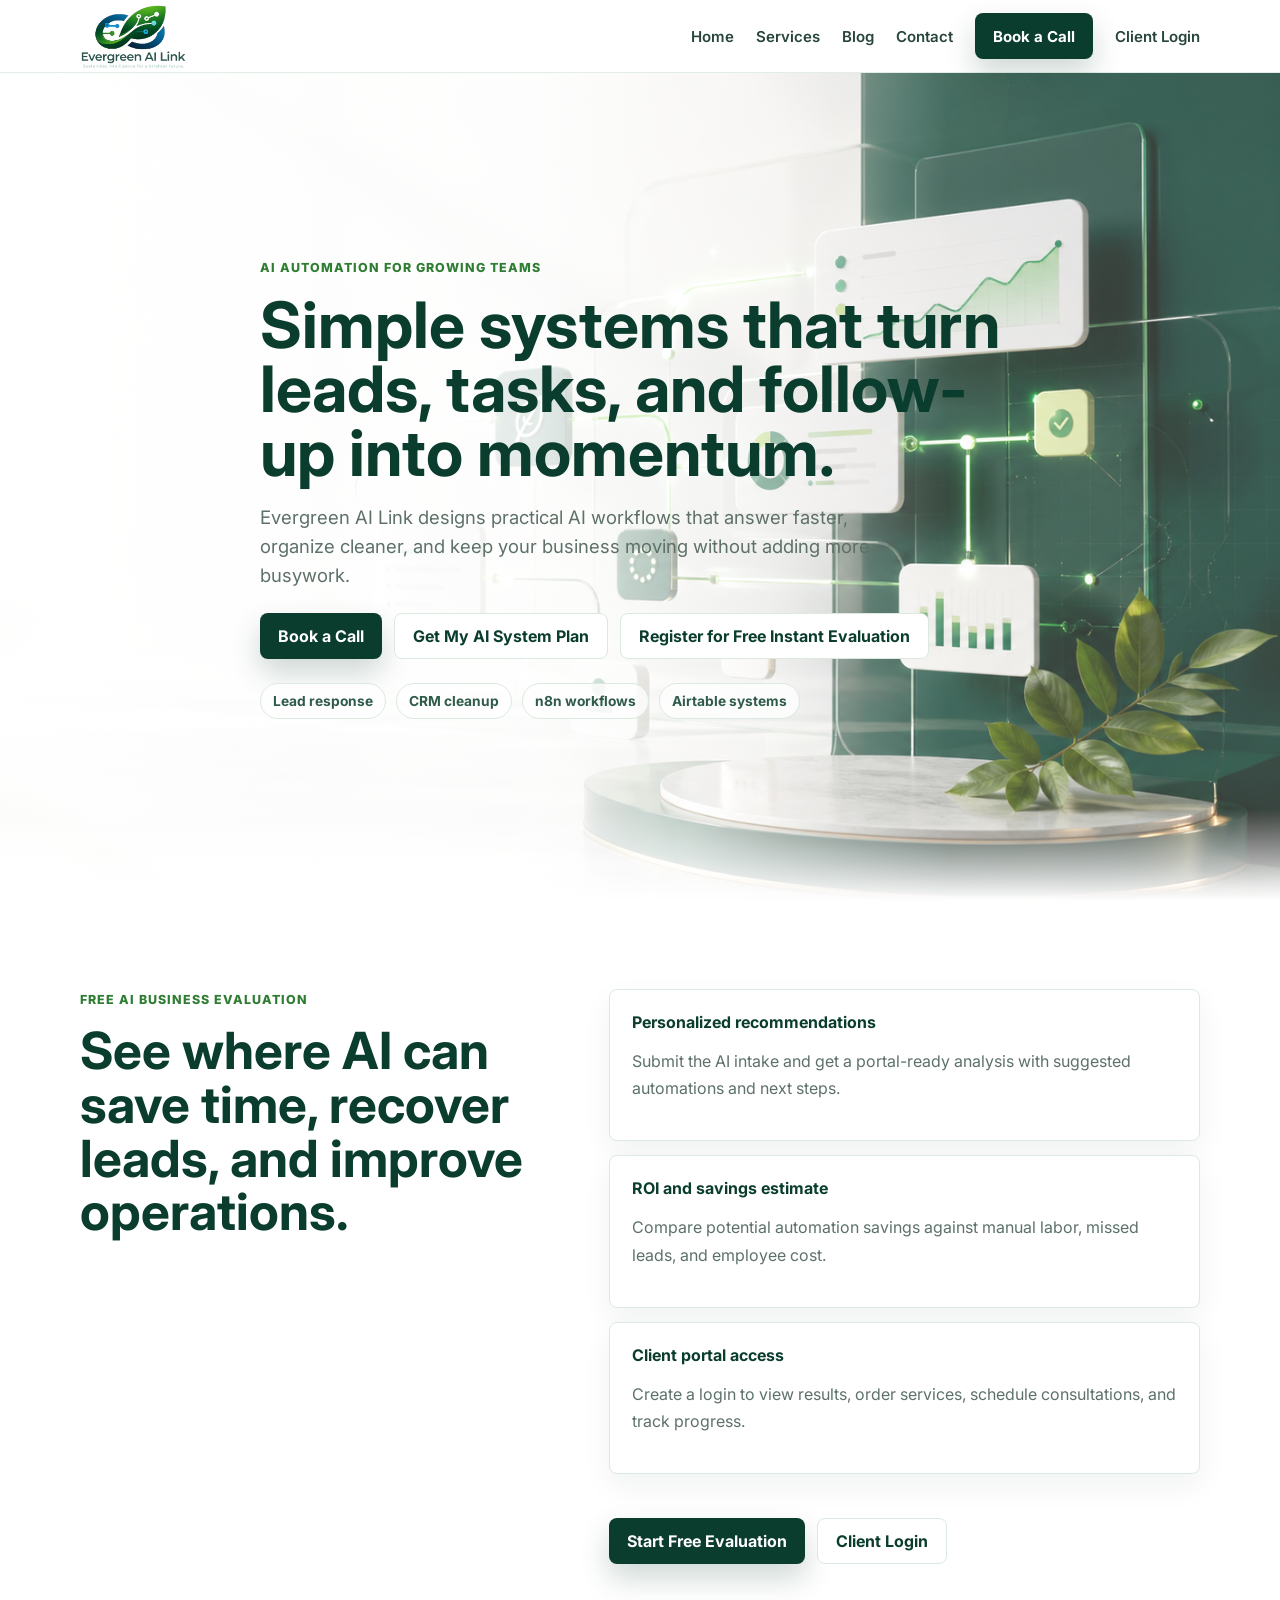
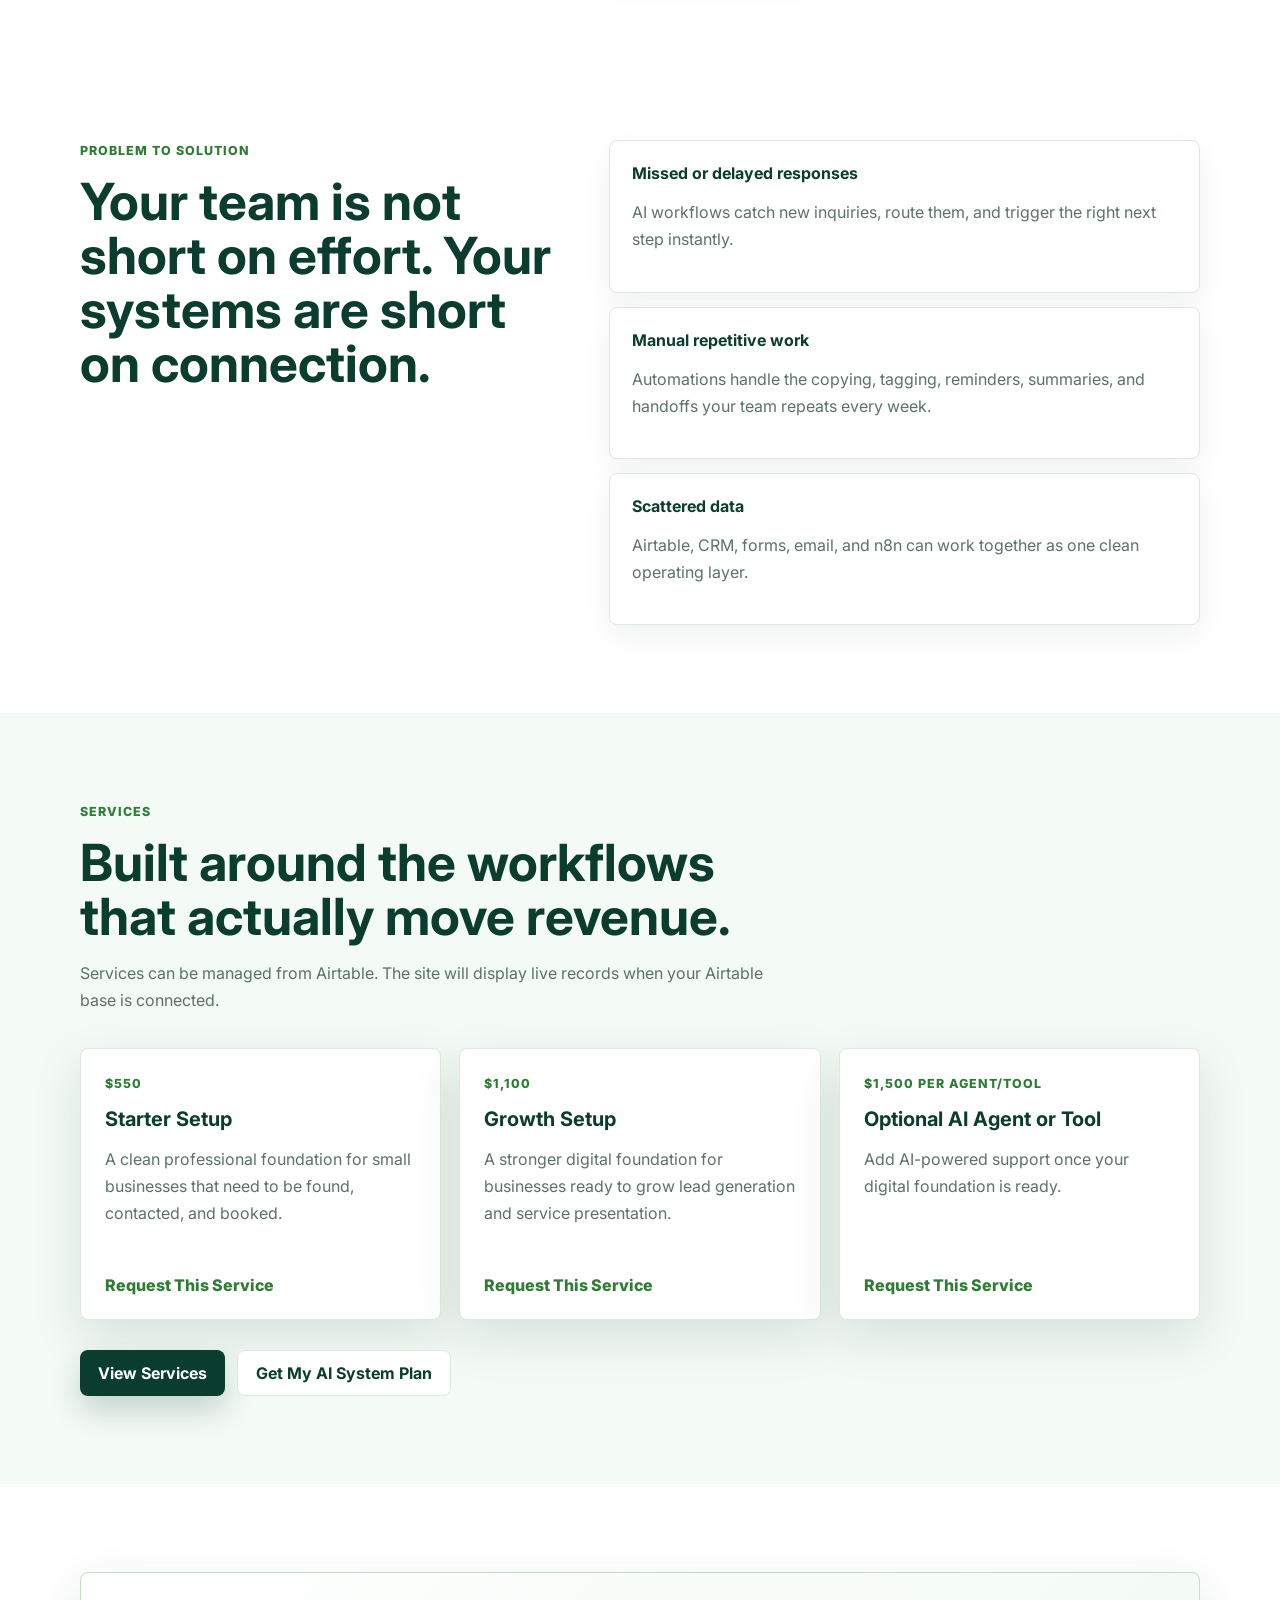
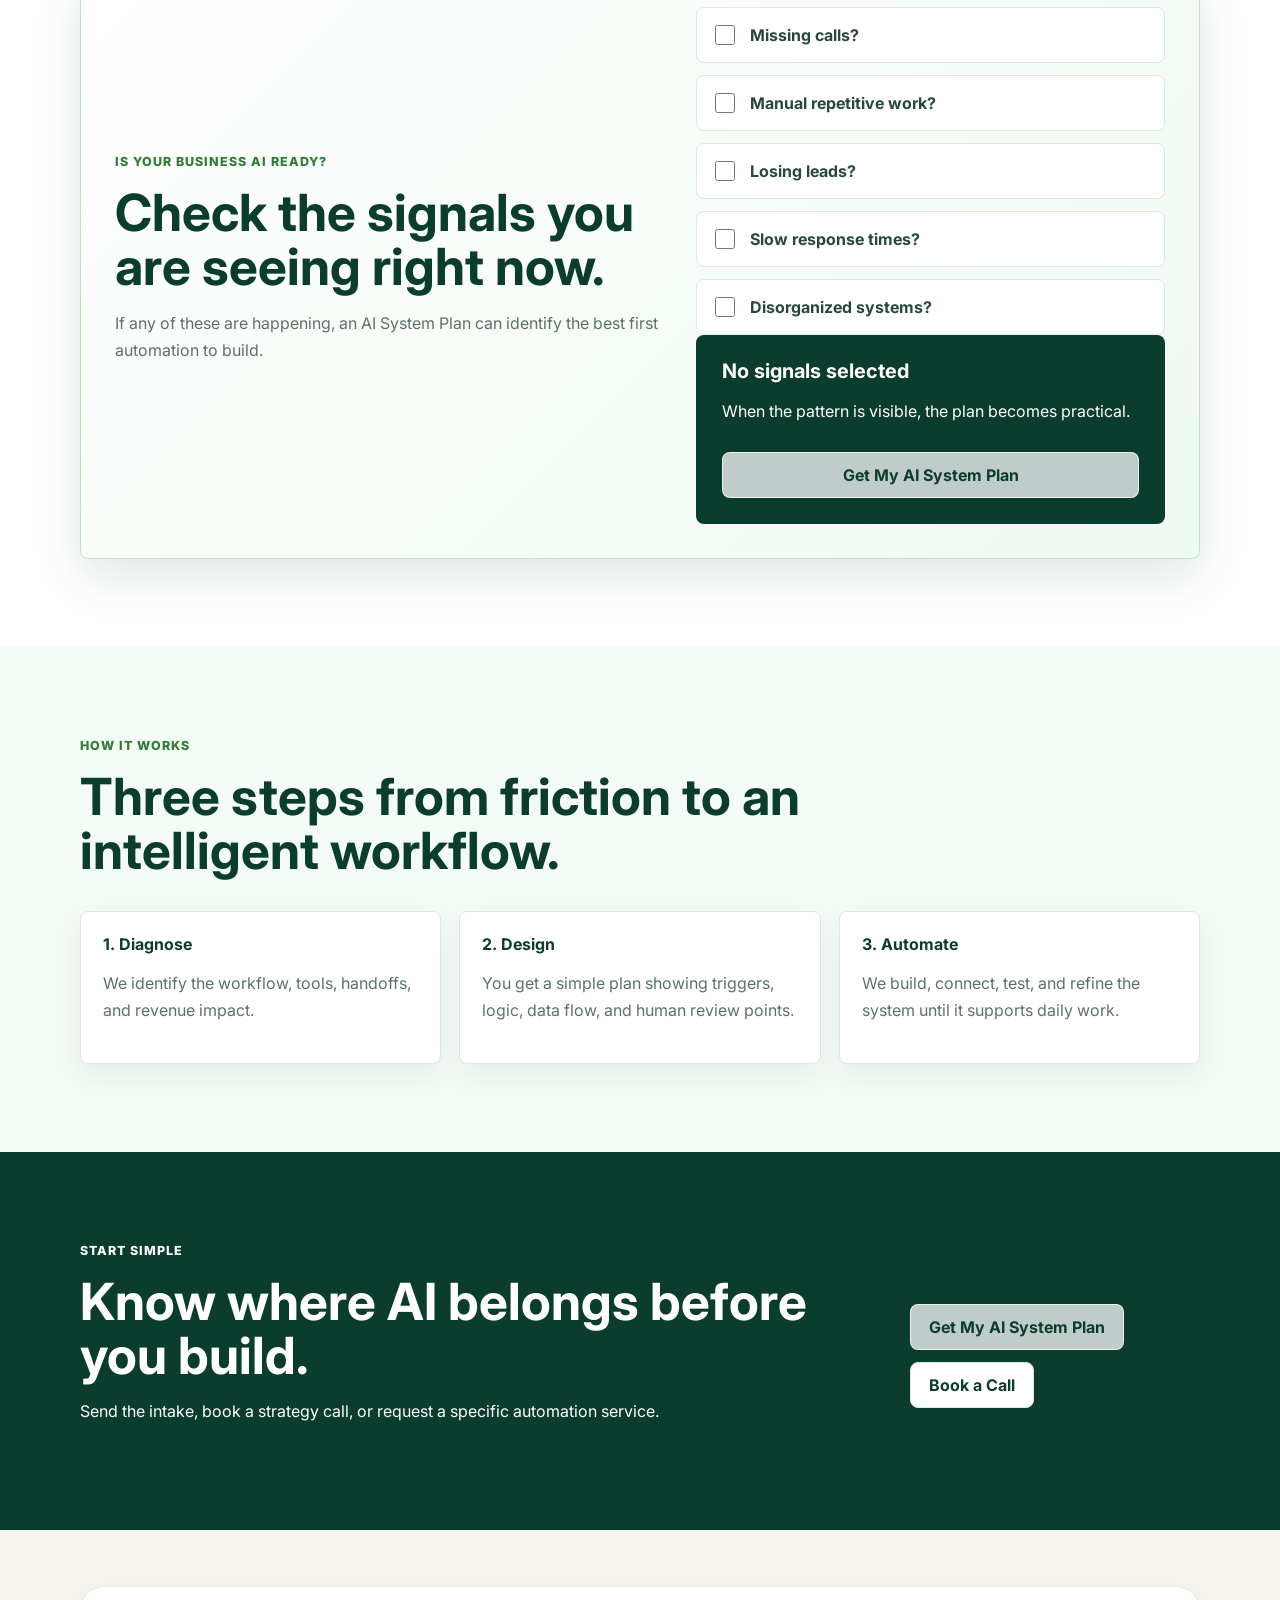
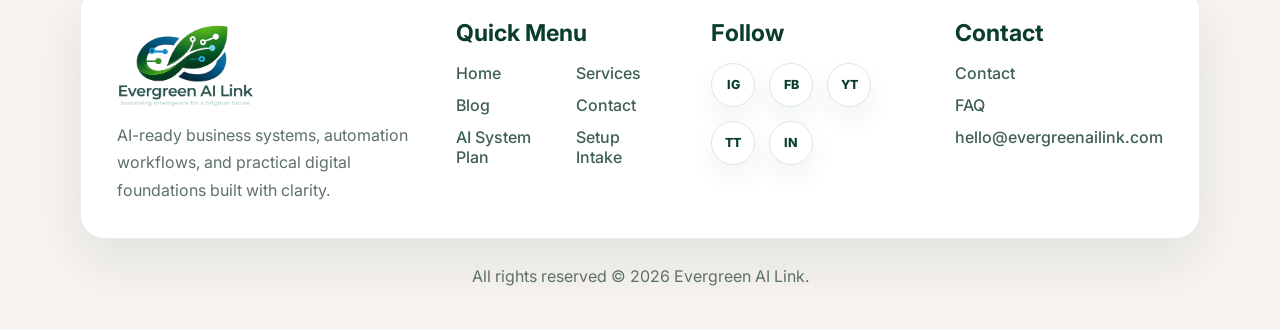
<file: index.html>
<!doctype html>
<html lang="en">
  <head>
    <meta charset="utf-8">
    <meta name="viewport" content="width=device-width, initial-scale=1">
    <title>Evergreen AI Link | AI Automation Agency</title>
    <meta name="description" content="Modern AI automation systems for lead response, operations, CRM follow-up, and business workflows.">
    <link rel="icon" href="assets/evergreen-ai-link-logo-clean.png">
    <meta property="og:image" content="assets/evergreen-ai-link-logo-clean.png">
    <link rel="stylesheet" href="assets/styles.css">
  </head>
  <body>
    <header class="site-header">
      <nav class="container nav">
        <a class="brand" href="index.html"><img class="brand-logo" src="assets/evergreen-ai-link-logo-clean.png" alt="Evergreen AI Link"></a>
        <div class="nav-links">
          <a href="index.html">Home</a>
          <a href="services.html">Services</a>
          <a href="blog.html">Blog</a>
          <a href="contact.html">Contact</a>
          <a class="button primary" data-booking-link href="https://calendar.app.google/6oECkQT9oewUMVHs8">Book a Call</a>
          <a href="client-login.html">Client Login</a>
        </div>
      </nav>
    </header>

    <main>
      <section class="hero">
        <div class="container hero-content">
          <p class="eyebrow">AI automation for growing teams</p>
          <h1>Simple systems that turn leads, tasks, and follow-up into momentum.</h1>
          <p class="lead">Evergreen AI Link designs practical AI workflows that answer faster, organize cleaner, and keep your business moving without adding more busywork.</p>
          <div class="hero-actions">
            <a class="button primary" data-booking-link href="https://calendar.app.google/6oECkQT9oewUMVHs8">Book a Call</a>
            <a class="button secondary" href="ai-system-plan.html">Get My AI System Plan</a>
            <a class="button secondary" href="client-register.html">Register for Free Instant Evaluation</a>
          </div>
          <div class="trust-row">
            <span class="pill">Lead response</span>
            <span class="pill">CRM cleanup</span>
            <span class="pill">n8n workflows</span>
            <span class="pill">Airtable systems</span>
          </div>
        </div>
      </section>

      <section>
        <div class="container split">
          <div class="section-heading">
            <p class="eyebrow">Free AI business evaluation</p>
            <h2>See where AI can save time, recover leads, and improve operations.</h2>
          </div>
          <div class="problem-list">
            <div class="problem-item"><strong>Personalized recommendations</strong><p>Submit the AI intake and get a portal-ready analysis with suggested automations and next steps.</p></div>
            <div class="problem-item"><strong>ROI and savings estimate</strong><p>Compare potential automation savings against manual labor, missed leads, and employee cost.</p></div>
            <div class="problem-item"><strong>Client portal access</strong><p>Create a login to view results, order services, schedule consultations, and track progress.</p></div>
            <div class="section-actions"><a class="button primary" href="ai-system-plan.html">Start Free Evaluation</a><a class="button secondary" href="client-login.html">Client Login</a></div>
          </div>
        </div>
      </section>

      <section>
        <div class="container split">
          <div class="section-heading">
            <p class="eyebrow">Problem to solution</p>
            <h2>Your team is not short on effort. Your systems are short on connection.</h2>
          </div>
          <div class="problem-list">
            <div class="problem-item"><strong>Missed or delayed responses</strong><p>AI workflows catch new inquiries, route them, and trigger the right next step instantly.</p></div>
            <div class="problem-item"><strong>Manual repetitive work</strong><p>Automations handle the copying, tagging, reminders, summaries, and handoffs your team repeats every week.</p></div>
            <div class="problem-item"><strong>Scattered data</strong><p>Airtable, CRM, forms, email, and n8n can work together as one clean operating layer.</p></div>
          </div>
        </div>
      </section>

      <section class="band">
        <div class="container">
          <div class="section-heading">
            <p class="eyebrow">Services</p>
            <h2>Built around the workflows that actually move revenue.</h2>
            <p>Services can be managed from Airtable. The site will display live records when your Airtable base is connected.</p>
          </div>
          <div class="grid" data-services data-limit="3"></div>
          <div class="section-actions">
            <a class="button primary" href="services.html">View Services</a>
            <a class="button secondary" href="ai-system-plan.html">Get My AI System Plan</a>
          </div>
        </div>
      </section>

      <section>
        <div class="container ready-panel" data-ai-ready>
          <div>
            <p class="eyebrow">Is Your Business AI Ready?</p>
            <h2>Check the signals you are seeing right now.</h2>
            <p>If any of these are happening, an AI System Plan can identify the best first automation to build.</p>
          </div>
          <div>
            <div class="checklist">
              <label><input type="checkbox"> Missing calls?</label>
              <label><input type="checkbox"> Manual repetitive work?</label>
              <label><input type="checkbox"> Losing leads?</label>
              <label><input type="checkbox"> Slow response times?</label>
              <label><input type="checkbox"> Disorganized systems?</label>
            </div>
            <div class="ready-result">
              <h3 data-ready-count>No signals selected</h3>
              <p>When the pattern is visible, the plan becomes practical.</p>
              <a class="button ghost" href="ai-system-plan.html">Get My AI System Plan</a>
            </div>
          </div>
        </div>
      </section>

      <section class="band">
        <div class="container">
          <div class="section-heading">
            <p class="eyebrow">How it works</p>
            <h2>Three steps from friction to an intelligent workflow.</h2>
          </div>
          <div class="grid step-list">
            <div class="step"><strong>1. Diagnose</strong><p>We identify the workflow, tools, handoffs, and revenue impact.</p></div>
            <div class="step"><strong>2. Design</strong><p>You get a simple plan showing triggers, logic, data flow, and human review points.</p></div>
            <div class="step"><strong>3. Automate</strong><p>We build, connect, test, and refine the system until it supports daily work.</p></div>
          </div>
        </div>
      </section>

      <section class="cta-band">
        <div class="container cta-inner">
          <div>
            <p class="eyebrow">Start simple</p>
            <h2>Know where AI belongs before you build.</h2>
            <p>Send the intake, book a strategy call, or request a specific automation service.</p>
          </div>
          <div class="section-actions">
            <a class="button ghost" href="ai-system-plan.html">Get My AI System Plan</a>
            <a class="button secondary" data-booking-link href="https://calendar.app.google/6oECkQT9oewUMVHs8">Book a Call</a>
          </div>
        </div>
      </section>
    </main>

    <footer class="site-footer">
      <div class="container">
        <div class="footer-card">
          <div>
            <img class="footer-logo" src="assets/evergreen-ai-link-logo-clean.png" alt="Evergreen AI Link">
            <p>AI-ready business systems, automation workflows, and practical digital foundations built with clarity.</p>
          </div>
          <div>
            <h3>Quick Menu</h3>
            <div class="footer-menu">
              <a href="index.html">Home</a>
              <a href="services.html">Services</a>
              <a href="blog.html">Blog</a>
              <a href="contact.html">Contact</a>
              <a href="ai-system-plan.html">AI System Plan</a>
              <a href="ai-ready-business-setup.html">Setup Intake</a>
            </div>
          </div>
          <div>
            <h3>Follow</h3>
            <div class="social-links">
              <a href="#" aria-label="Instagram">IG</a>
              <a href="#" aria-label="Facebook">FB</a>
              <a href="#" aria-label="YouTube">YT</a>
              <a href="#" aria-label="TikTok">TT</a>
              <a href="#" aria-label="LinkedIn">IN</a>
            </div>
          </div>
          <div>
            <h3>Contact</h3>
            <div class="footer-contact">
              <a href="contact.html">Contact</a>
              <a href="faq.html">FAQ</a>
              <a href="mailto:hello@evergreenailink.com">hello@evergreenailink.com</a>
            </div>
          </div>
        </div>
        <p class="footer-bottom">All rights reserved &copy; 2026 Evergreen AI Link.</p>
      </div>
    </footer>
    <script src="site.config.js"></script>
    <script src="assets/app.js"></script>
  </body>
</html>
</file>
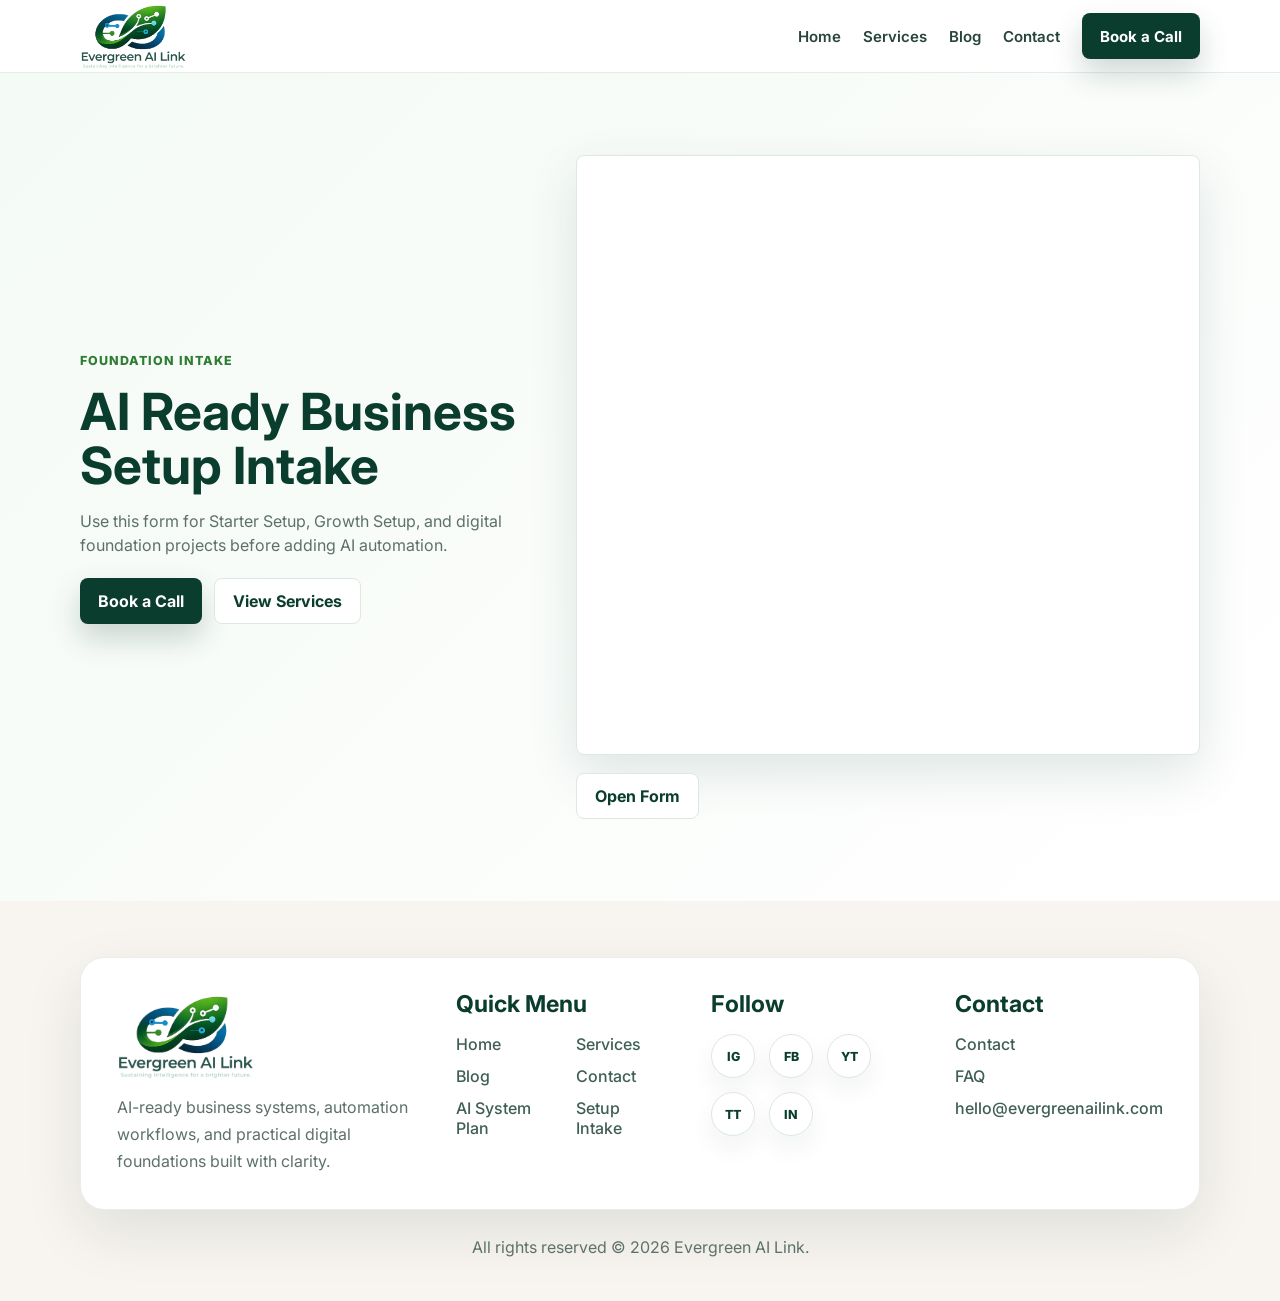
<file: ai-ready-business-setup.html>
<!doctype html>
<html lang="en">
  <head>
    <meta charset="utf-8">
    <meta name="viewport" content="width=device-width, initial-scale=1">
    <title>AI Ready Business Setup Intake | Evergreen AI Link</title>
    <link rel="icon" href="assets/evergreen-ai-link-logo-clean.png">
    <link rel="stylesheet" href="assets/styles.css">
  </head>
  <body>
    <header class="site-header">
      <nav class="container nav">
        <a class="brand" href="index.html"><img class="brand-logo" src="assets/evergreen-ai-link-logo-clean.png" alt="Evergreen AI Link"></a>
        <div class="nav-links">
          <a href="index.html">Home</a><a href="services.html">Services</a><a href="blog.html">Blog</a><a href="contact.html">Contact</a>
          <a class="button primary" data-booking-link href="https://calendar.app.google/6oECkQT9oewUMVHs8">Book a Call</a>
        </div>
      </nav>
    </header>
    <main>
      <section class="page-hero intake-hero">
        <div class="container form-shell">
          <div>
            <p class="eyebrow">Foundation intake</p>
            <h1>AI Ready Business Setup Intake</h1>
            <p class="lead">Use this form for Starter Setup, Growth Setup, and digital foundation projects before adding AI automation.</p>
            <div class="section-actions">
              <a class="button primary" data-booking-link href="https://calendar.app.google/6oECkQT9oewUMVHs8">Book a Call</a>
              <a class="button secondary" href="services.html">View Services</a>
            </div>
          </div>
          <div>
            <iframe class="embed-frame compact" data-n8n-embed data-form-url="https://n8n.srv1218594.hstgr.cloud/form/ac03bc11-416a-4ac5-a997-d47fdb1471c1" src="https://n8n.srv1218594.hstgr.cloud/form/ac03bc11-416a-4ac5-a997-d47fdb1471c1" title="AI Ready Business Setup Intake Form"></iframe>
            <div class="embed-actions"><a class="button secondary" href="https://n8n.srv1218594.hstgr.cloud/form/ac03bc11-416a-4ac5-a997-d47fdb1471c1" target="_blank" rel="noreferrer">Open Form</a></div>
          </div>
        </div>
      </section>
    </main>
    <footer class="site-footer"><div class="container"><div class="footer-card"><div><img class="footer-logo" src="assets/evergreen-ai-link-logo-clean.png" alt="Evergreen AI Link"><p>AI-ready business systems, automation workflows, and practical digital foundations built with clarity.</p></div><div><h3>Quick Menu</h3><div class="footer-menu"><a href="index.html">Home</a><a href="services.html">Services</a><a href="blog.html">Blog</a><a href="contact.html">Contact</a><a href="ai-system-plan.html">AI System Plan</a><a href="ai-ready-business-setup.html">Setup Intake</a></div></div><div><h3>Follow</h3><div class="social-links"><a href="#" aria-label="Instagram">IG</a><a href="#" aria-label="Facebook">FB</a><a href="#" aria-label="YouTube">YT</a><a href="#" aria-label="TikTok">TT</a><a href="#" aria-label="LinkedIn">IN</a></div></div><div><h3>Contact</h3><div class="footer-contact"><a href="contact.html">Contact</a><a href="faq.html">FAQ</a><a href="mailto:hello@evergreenailink.com">hello@evergreenailink.com</a></div></div></div><p class="footer-bottom">All rights reserved &copy; 2026 Evergreen AI Link.</p></div></footer>
    <script src="site.config.js"></script><script src="assets/app.js"></script>
  </body>
</html>
</file>
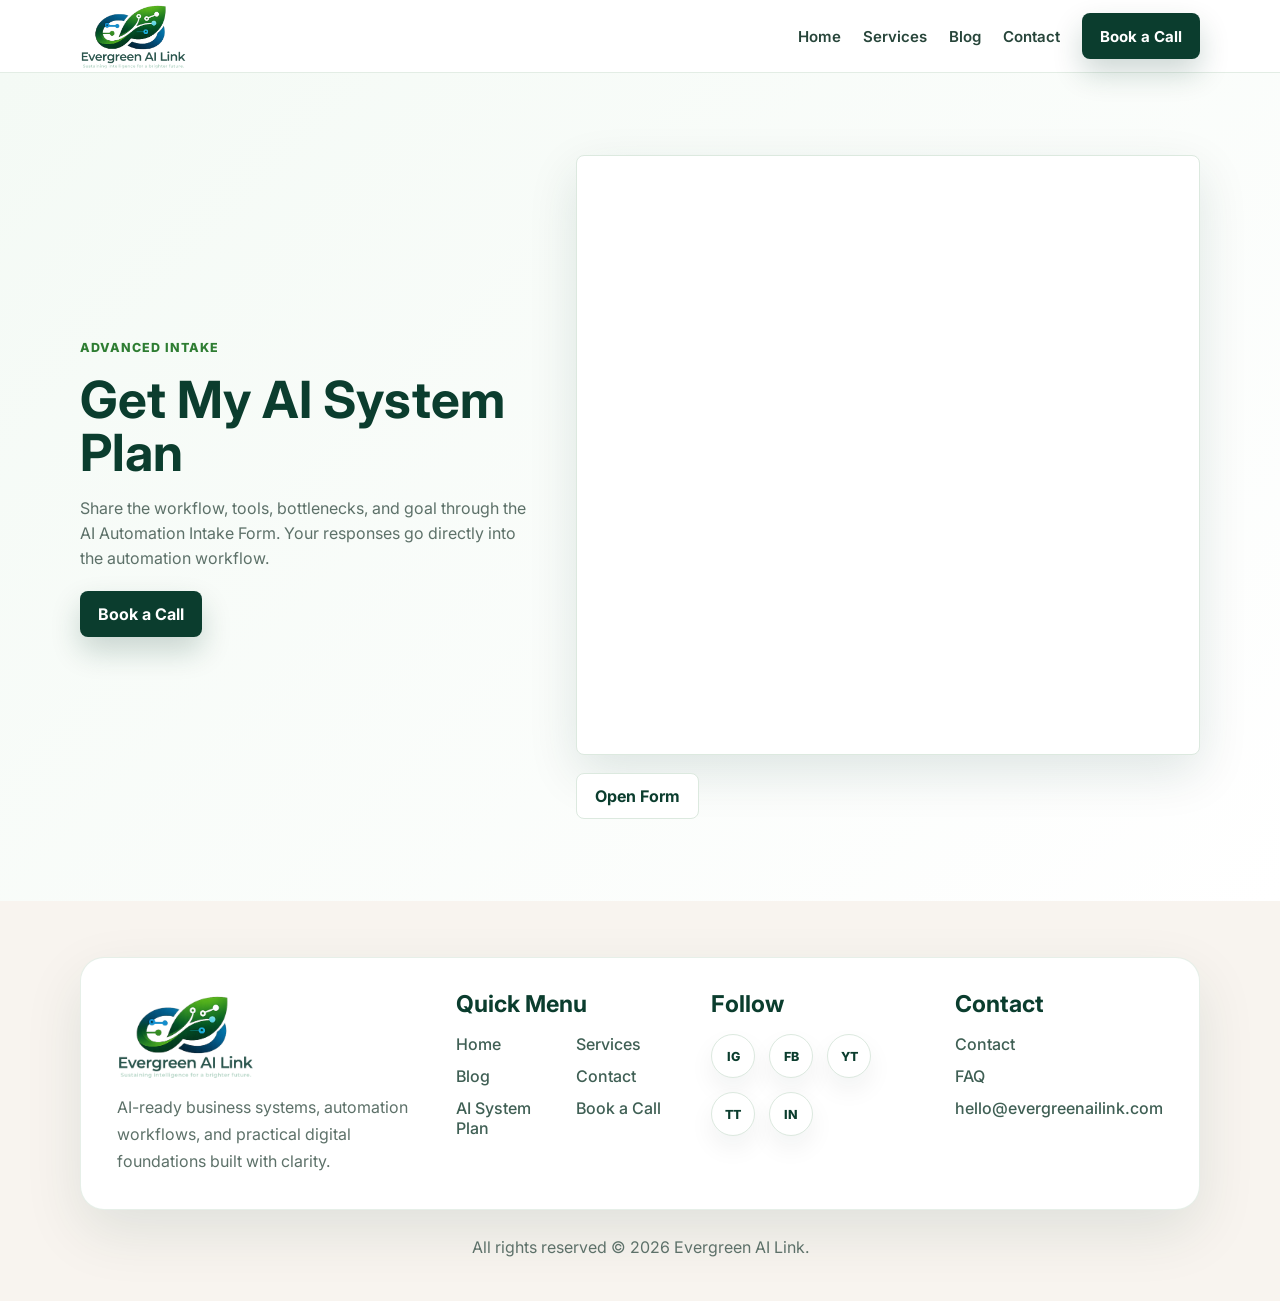
<file: ai-system-plan.html>
<!doctype html>
<html lang="en">
  <head>
    <meta charset="utf-8">
    <meta name="viewport" content="width=device-width, initial-scale=1">
    <title>Get My AI System Plan | Evergreen AI Link</title>
    <link rel="icon" href="assets/evergreen-ai-link-logo-clean.png">
    <link rel="stylesheet" href="assets/styles.css">
  </head>
  <body>
    <header class="site-header">
      <nav class="container nav">
        <a class="brand" href="index.html"><img class="brand-logo" src="assets/evergreen-ai-link-logo-clean.png" alt="Evergreen AI Link"></a>
        <div class="nav-links">
          <a href="index.html">Home</a><a href="services.html">Services</a><a href="blog.html">Blog</a><a href="contact.html">Contact</a>
          <a class="button primary" data-booking-link href="https://calendar.app.google/6oECkQT9oewUMVHs8">Book a Call</a>
        </div>
      </nav>
    </header>
    <main>
      <section class="page-hero intake-hero">
        <div class="container form-shell">
          <div>
            <p class="eyebrow">Advanced intake</p>
            <h1>Get My AI System Plan</h1>
            <p class="lead">Share the workflow, tools, bottlenecks, and goal through the AI Automation Intake Form. Your responses go directly into the automation workflow.</p>
            <div class="section-actions">
              <a class="button primary" data-booking-link href="https://calendar.app.google/6oECkQT9oewUMVHs8">Book a Call</a>
            </div>
          </div>
          <div>
            <iframe class="embed-frame compact" data-n8n-embed src="https://n8n.srv1218594.hstgr.cloud/form/92cda703-6db6-4c82-a7ca-d7d5d265ca79" title="AI Automation Intake Form"></iframe>
            <div class="embed-actions"><a class="button secondary" href="https://n8n.srv1218594.hstgr.cloud/form/92cda703-6db6-4c82-a7ca-d7d5d265ca79" target="_blank" rel="noreferrer">Open Form</a></div>
          </div>
        </div>
      </section>
    </main>
    <footer class="site-footer"><div class="container"><div class="footer-card"><div><img class="footer-logo" src="assets/evergreen-ai-link-logo-clean.png" alt="Evergreen AI Link"><p>AI-ready business systems, automation workflows, and practical digital foundations built with clarity.</p></div><div><h3>Quick Menu</h3><div class="footer-menu"><a href="index.html">Home</a><a href="services.html">Services</a><a href="blog.html">Blog</a><a href="contact.html">Contact</a><a href="ai-system-plan.html">AI System Plan</a><a data-booking-link href="https://calendar.app.google/6oECkQT9oewUMVHs8">Book a Call</a></div></div><div><h3>Follow</h3><div class="social-links"><a href="#" aria-label="Instagram">IG</a><a href="#" aria-label="Facebook">FB</a><a href="#" aria-label="YouTube">YT</a><a href="#" aria-label="TikTok">TT</a><a href="#" aria-label="LinkedIn">IN</a></div></div><div><h3>Contact</h3><div class="footer-contact"><a href="contact.html">Contact</a><a href="faq.html">FAQ</a><a href="mailto:hello@evergreenailink.com">hello@evergreenailink.com</a></div></div></div><p class="footer-bottom">All rights reserved &copy; 2026 Evergreen AI Link.</p></div></footer>
    <script src="site.config.js"></script><script src="assets/app.js"></script>
  </body>
</html>
</file>
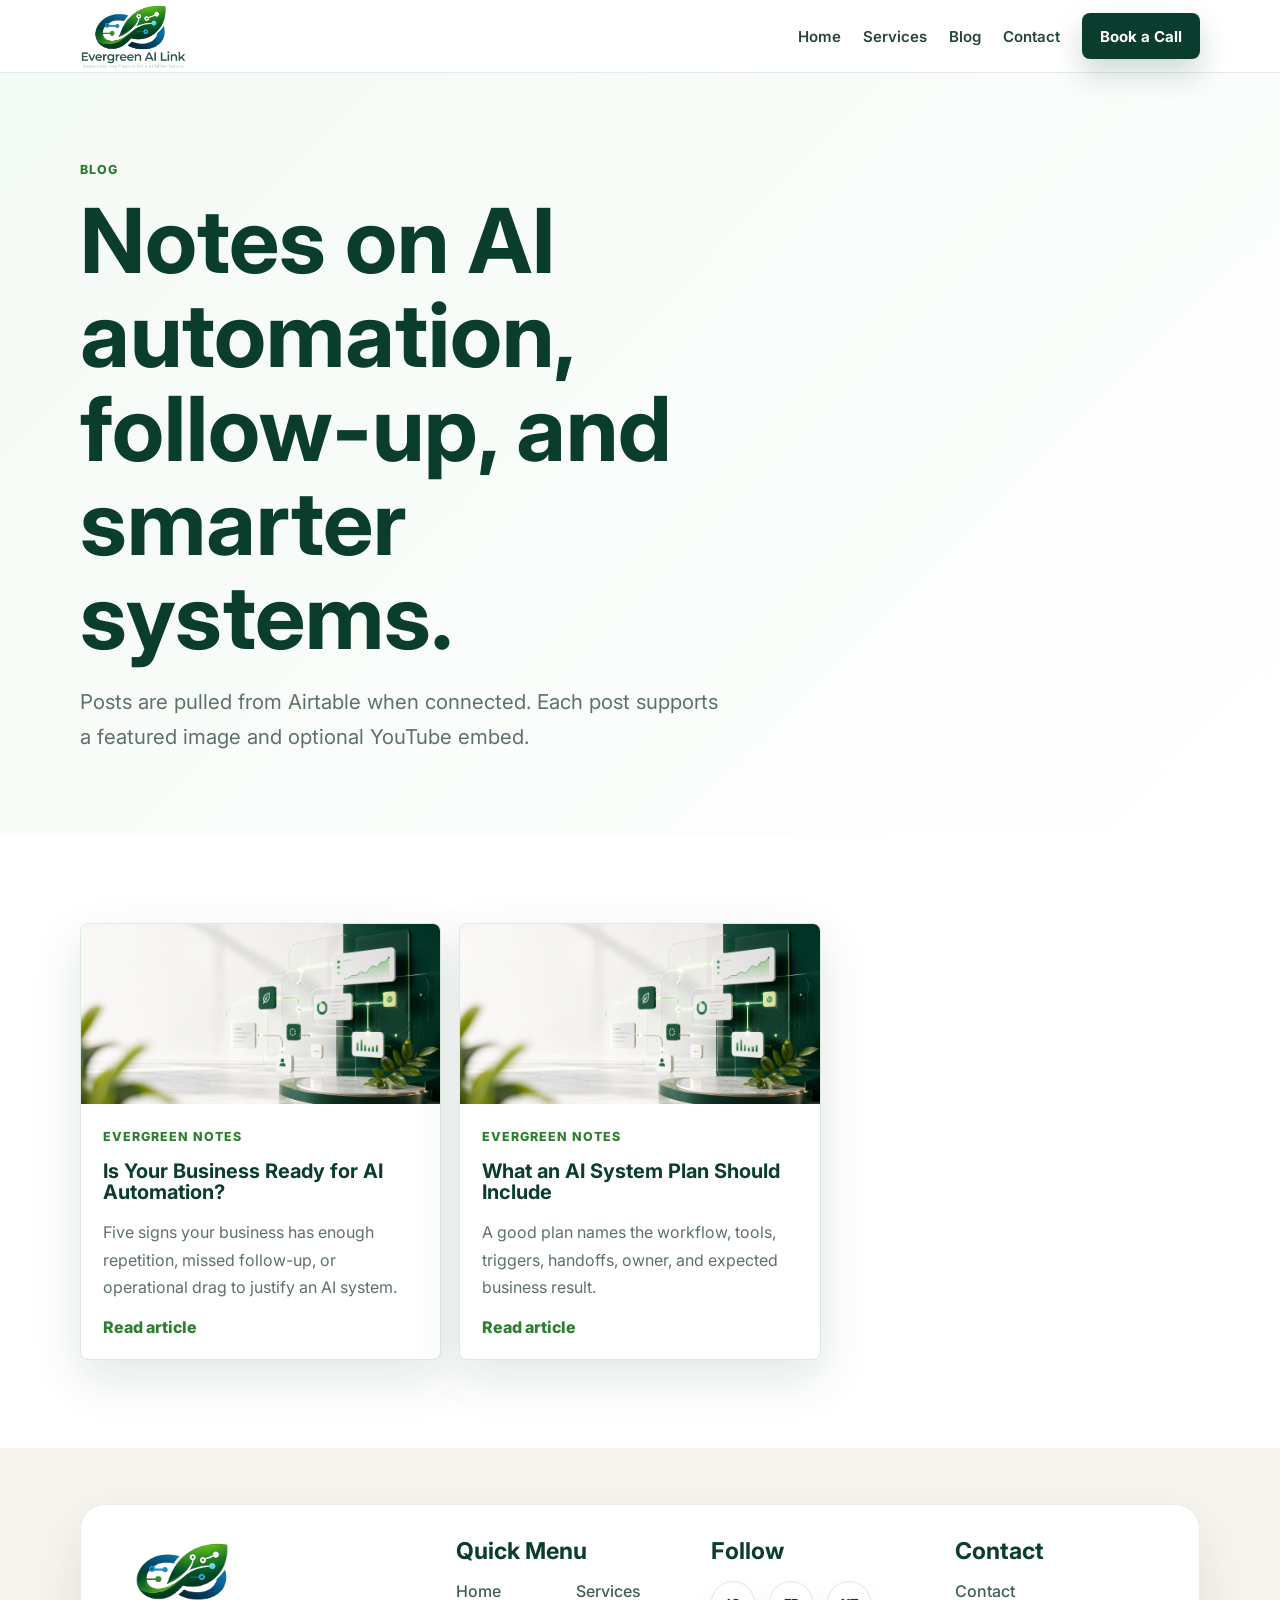
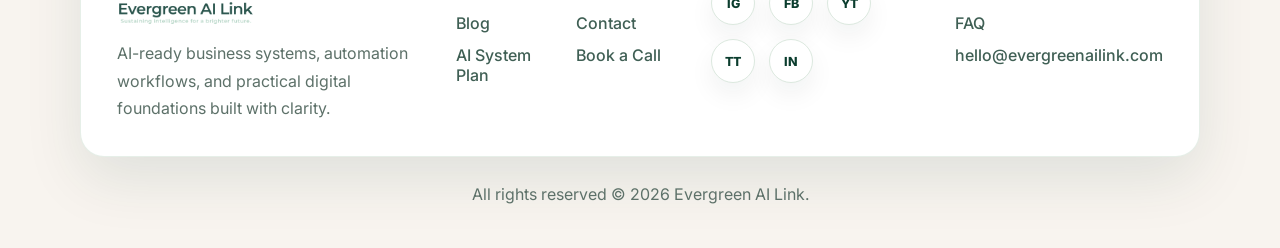
<file: blog.html>
<!doctype html>
<html lang="en">
  <head>
    <meta charset="utf-8">
    <meta name="viewport" content="width=device-width, initial-scale=1">
    <title>Blog | Evergreen AI Link</title>
    <link rel="icon" href="assets/evergreen-ai-link-logo-clean.png">
    <link rel="stylesheet" href="assets/styles.css">
  </head>
  <body>
    <header class="site-header">
      <nav class="container nav">
        <a class="brand" href="index.html"><img class="brand-logo" src="assets/evergreen-ai-link-logo-clean.png" alt="Evergreen AI Link"></a>
        <div class="nav-links">
          <a href="index.html">Home</a><a href="services.html">Services</a><a href="blog.html">Blog</a><a href="contact.html">Contact</a>
          <a class="button primary" data-booking-link href="https://calendar.app.google/6oECkQT9oewUMVHs8">Book a Call</a>
        </div>
      </nav>
    </header>
    <main>
      <section class="page-hero">
        <div class="container">
          <p class="eyebrow">Blog</p>
          <h1>Notes on AI automation, follow-up, and smarter systems.</h1>
          <p class="lead">Posts are pulled from Airtable when connected. Each post supports a featured image and optional YouTube embed.</p>
        </div>
      </section>
      <section><div class="container"><div class="grid" data-posts></div></div></section>
    </main>
    <footer class="site-footer"><div class="container"><div class="footer-card"><div><img class="footer-logo" src="assets/evergreen-ai-link-logo-clean.png" alt="Evergreen AI Link"><p>AI-ready business systems, automation workflows, and practical digital foundations built with clarity.</p></div><div><h3>Quick Menu</h3><div class="footer-menu"><a href="index.html">Home</a><a href="services.html">Services</a><a href="blog.html">Blog</a><a href="contact.html">Contact</a><a href="ai-system-plan.html">AI System Plan</a><a data-booking-link href="https://calendar.app.google/6oECkQT9oewUMVHs8">Book a Call</a></div></div><div><h3>Follow</h3><div class="social-links"><a href="#" aria-label="Instagram">IG</a><a href="#" aria-label="Facebook">FB</a><a href="#" aria-label="YouTube">YT</a><a href="#" aria-label="TikTok">TT</a><a href="#" aria-label="LinkedIn">IN</a></div></div><div><h3>Contact</h3><div class="footer-contact"><a href="contact.html">Contact</a><a href="faq.html">FAQ</a><a href="mailto:hello@evergreenailink.com">hello@evergreenailink.com</a></div></div></div><p class="footer-bottom">All rights reserved &copy; 2026 Evergreen AI Link.</p></div></footer>
    <script src="site.config.js"></script><script src="assets/app.js"></script>
  </body>
</html>
</file>
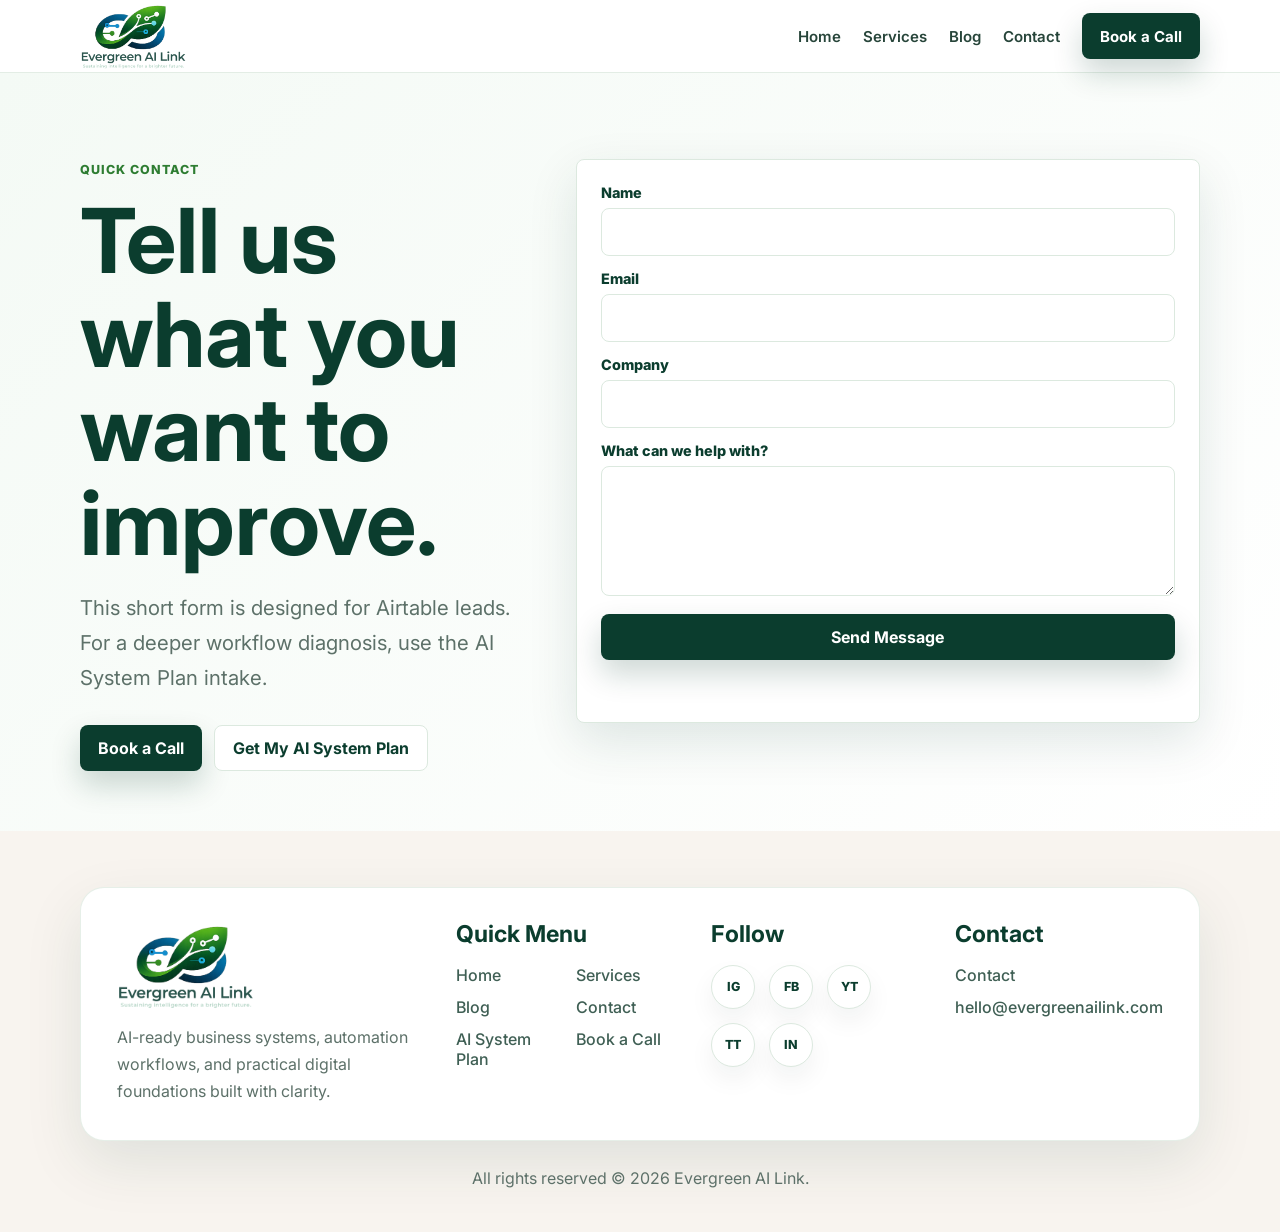
<file: contact.html>
<!doctype html>
<html lang="en">
  <head>
    <meta charset="utf-8">
    <meta name="viewport" content="width=device-width, initial-scale=1">
    <title>Contact | Evergreen AI Link</title>
    <link rel="icon" href="assets/evergreen-ai-link-logo-clean.png">
    <link rel="stylesheet" href="assets/styles.css">
  </head>
  <body>
    <header class="site-header">
      <nav class="container nav">
        <a class="brand" href="index.html"><img class="brand-logo" src="assets/evergreen-ai-link-logo-clean.png" alt="Evergreen AI Link"></a>
        <div class="nav-links">
          <a href="index.html">Home</a><a href="services.html">Services</a><a href="blog.html">Blog</a><a href="contact.html">Contact</a>
          <a class="button primary" data-booking-link href="https://calendar.app.google/6oECkQT9oewUMVHs8">Book a Call</a>
        </div>
      </nav>
    </header>
    <main>
      <section class="page-hero">
        <div class="container form-shell">
          <div>
            <p class="eyebrow">Quick Contact</p>
            <h1>Tell us what you want to improve.</h1>
            <p class="lead">This short form is designed for Airtable leads. For a deeper workflow diagnosis, use the AI System Plan intake.</p>
            <div class="section-actions">
              <a class="button primary" data-booking-link href="https://calendar.app.google/6oECkQT9oewUMVHs8">Book a Call</a>
              <a class="button secondary" href="ai-system-plan.html">Get My AI System Plan</a>
            </div>
          </div>
          <form class="card" data-contact-form>
            <label><span>Name</span><input name="Name" autocomplete="name" required></label>
            <label><span>Email</span><input type="email" name="Email" autocomplete="email" required></label>
            <label><span>Company</span><input name="Company" autocomplete="organization"></label>
            <label><span>What can we help with?</span><textarea name="Message" required></textarea></label>
            <input type="hidden" name="Source" value="Website quick contact">
            <button type="submit">Send Message</button>
            <p class="form-status" data-form-status></p>
          </form>
        </div>
      </section>
    </main>
    <footer class="site-footer"><div class="container"><div class="footer-card"><div><img class="footer-logo" src="assets/evergreen-ai-link-logo-clean.png" alt="Evergreen AI Link"><p>AI-ready business systems, automation workflows, and practical digital foundations built with clarity.</p></div><div><h3>Quick Menu</h3><div class="footer-menu"><a href="index.html">Home</a><a href="services.html">Services</a><a href="blog.html">Blog</a><a href="contact.html">Contact</a><a href="ai-system-plan.html">AI System Plan</a><a data-booking-link href="https://calendar.app.google/6oECkQT9oewUMVHs8">Book a Call</a></div></div><div><h3>Follow</h3><div class="social-links"><a href="#" aria-label="Instagram">IG</a><a href="#" aria-label="Facebook">FB</a><a href="#" aria-label="YouTube">YT</a><a href="#" aria-label="TikTok">TT</a><a href="#" aria-label="LinkedIn">IN</a></div></div><div><h3>Contact</h3><div class="footer-contact"><a href="contact.html">Contact</a><a href="mailto:hello@evergreenailink.com">hello@evergreenailink.com</a></div></div></div><p class="footer-bottom">All rights reserved &copy; 2026 Evergreen AI Link.</p></div></footer>
    <script src="site.config.js"></script><script src="assets/app.js"></script>
  </body>
</html>
</file>
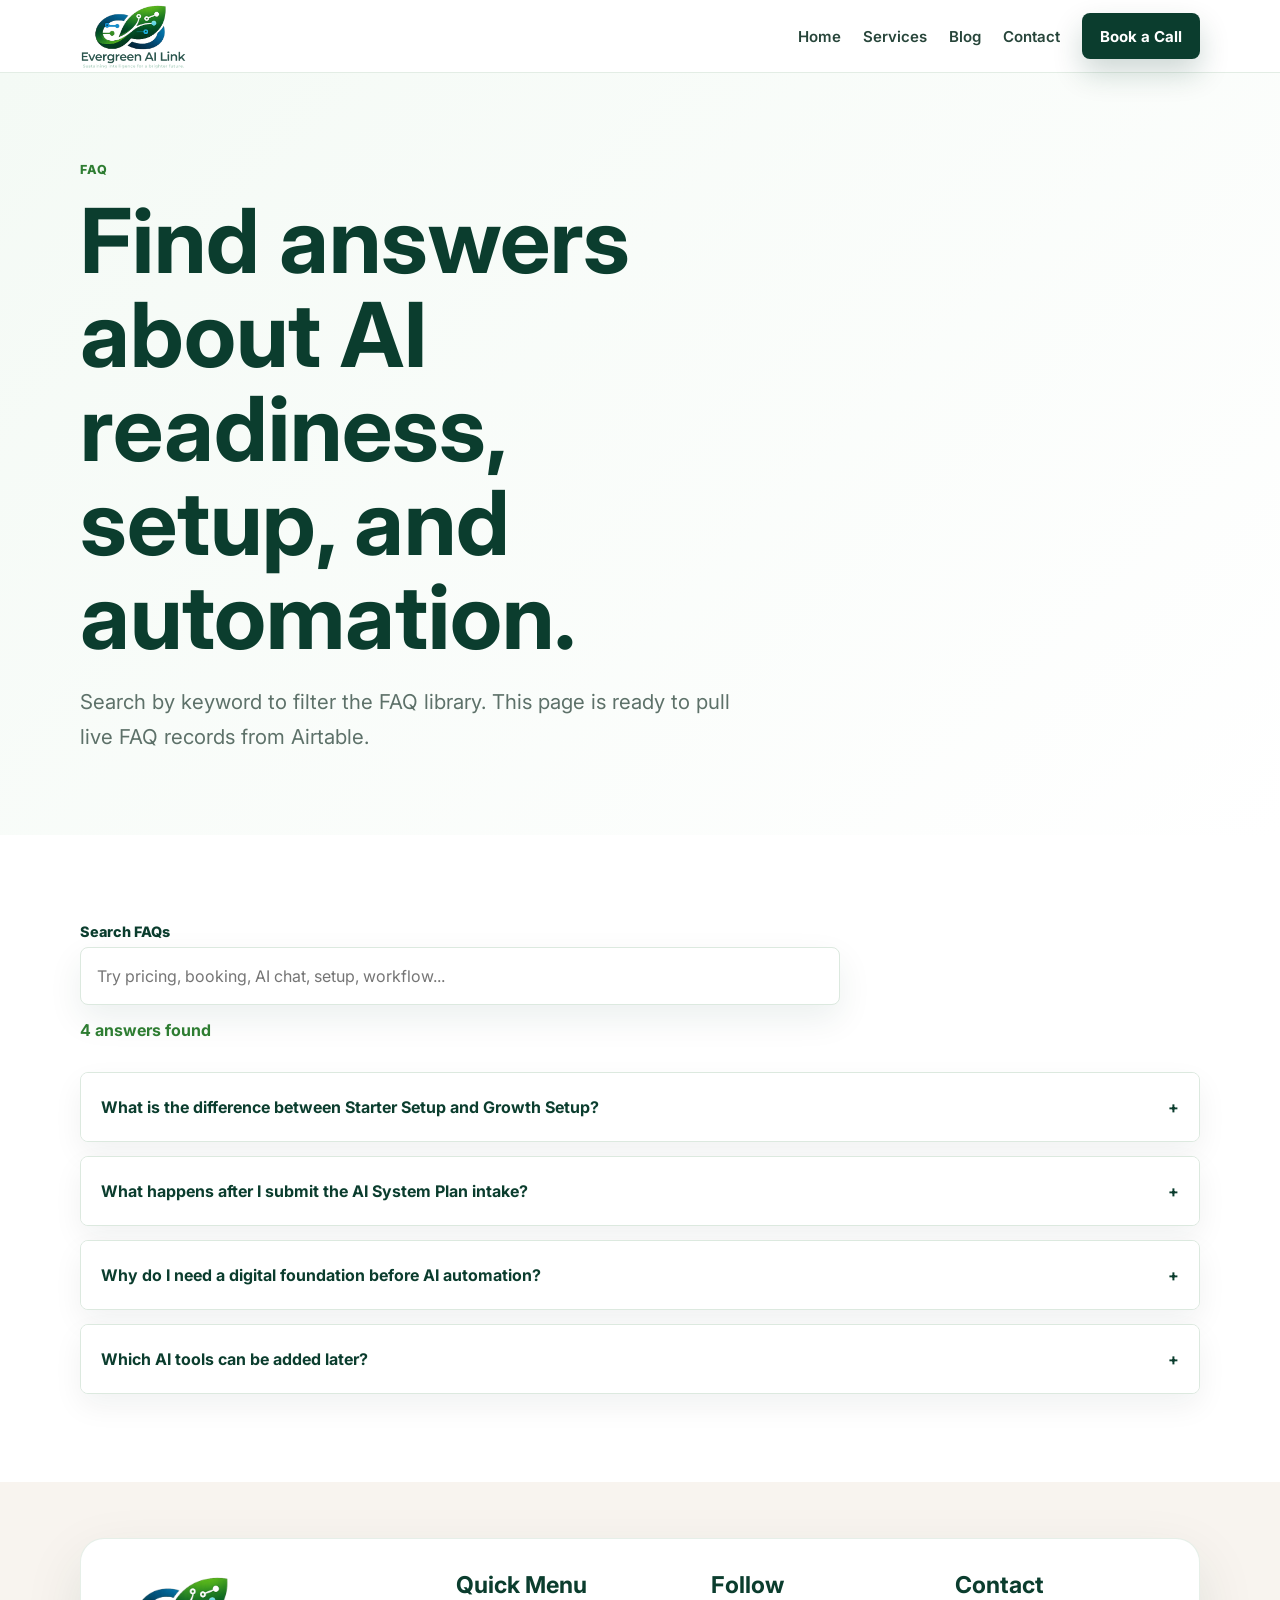
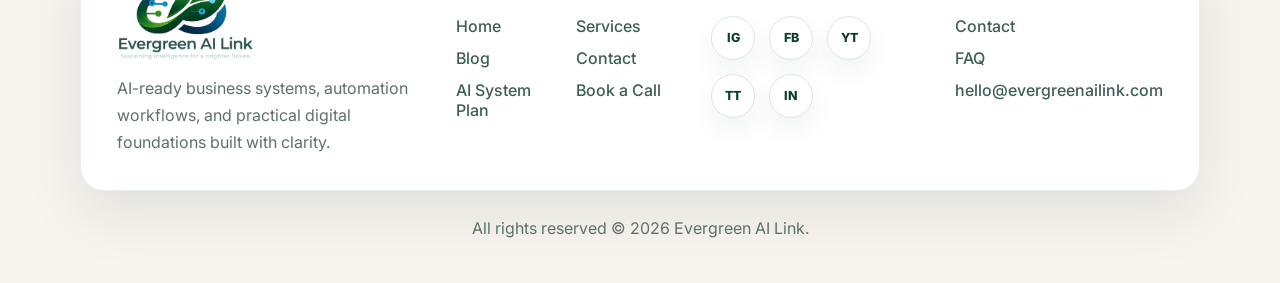
<file: faq.html>
<!doctype html>
<html lang="en">
  <head>
    <meta charset="utf-8">
    <meta name="viewport" content="width=device-width, initial-scale=1">
    <title>FAQ | Evergreen AI Link</title>
    <link rel="icon" href="assets/evergreen-ai-link-logo-clean.png">
    <link rel="stylesheet" href="assets/styles.css">
  </head>
  <body>
    <header class="site-header">
      <nav class="container nav">
        <a class="brand" href="index.html"><img class="brand-logo" src="assets/evergreen-ai-link-logo-clean.png" alt="Evergreen AI Link"></a>
        <div class="nav-links">
          <a href="index.html">Home</a><a href="services.html">Services</a><a href="blog.html">Blog</a><a href="contact.html">Contact</a>
          <a class="button primary" data-booking-link href="https://calendar.app.google/6oECkQT9oewUMVHs8">Book a Call</a>
        </div>
      </nav>
    </header>
    <main>
      <section class="page-hero">
        <div class="container">
          <p class="eyebrow">FAQ</p>
          <h1>Find answers about AI readiness, setup, and automation.</h1>
          <p class="lead">Search by keyword to filter the FAQ library. This page is ready to pull live FAQ records from Airtable.</p>
        </div>
      </section>
      <section>
        <div class="container">
          <div class="search-panel">
            <label><span>Search FAQs</span><input data-faq-search type="search" placeholder="Try pricing, booking, AI chat, setup, workflow..."></label>
            <p class="form-status" data-faq-count></p>
          </div>
          <div class="faq-list" data-faqs></div>
        </div>
      </section>
    </main>
    <footer class="site-footer"><div class="container"><div class="footer-card"><div><img class="footer-logo" src="assets/evergreen-ai-link-logo-clean.png" alt="Evergreen AI Link"><p>AI-ready business systems, automation workflows, and practical digital foundations built with clarity.</p></div><div><h3>Quick Menu</h3><div class="footer-menu"><a href="index.html">Home</a><a href="services.html">Services</a><a href="blog.html">Blog</a><a href="contact.html">Contact</a><a href="ai-system-plan.html">AI System Plan</a><a data-booking-link href="https://calendar.app.google/6oECkQT9oewUMVHs8">Book a Call</a></div></div><div><h3>Follow</h3><div class="social-links"><a href="#" aria-label="Instagram">IG</a><a href="#" aria-label="Facebook">FB</a><a href="#" aria-label="YouTube">YT</a><a href="#" aria-label="TikTok">TT</a><a href="#" aria-label="LinkedIn">IN</a></div></div><div><h3>Contact</h3><div class="footer-contact"><a href="contact.html">Contact</a><a href="faq.html">FAQ</a><a href="mailto:hello@evergreenailink.com">hello@evergreenailink.com</a></div></div></div><p class="footer-bottom">All rights reserved &copy; 2026 Evergreen AI Link.</p></div></footer>
    <script src="site.config.js"></script><script src="assets/app.js"></script>
  </body>
</html>
</file>
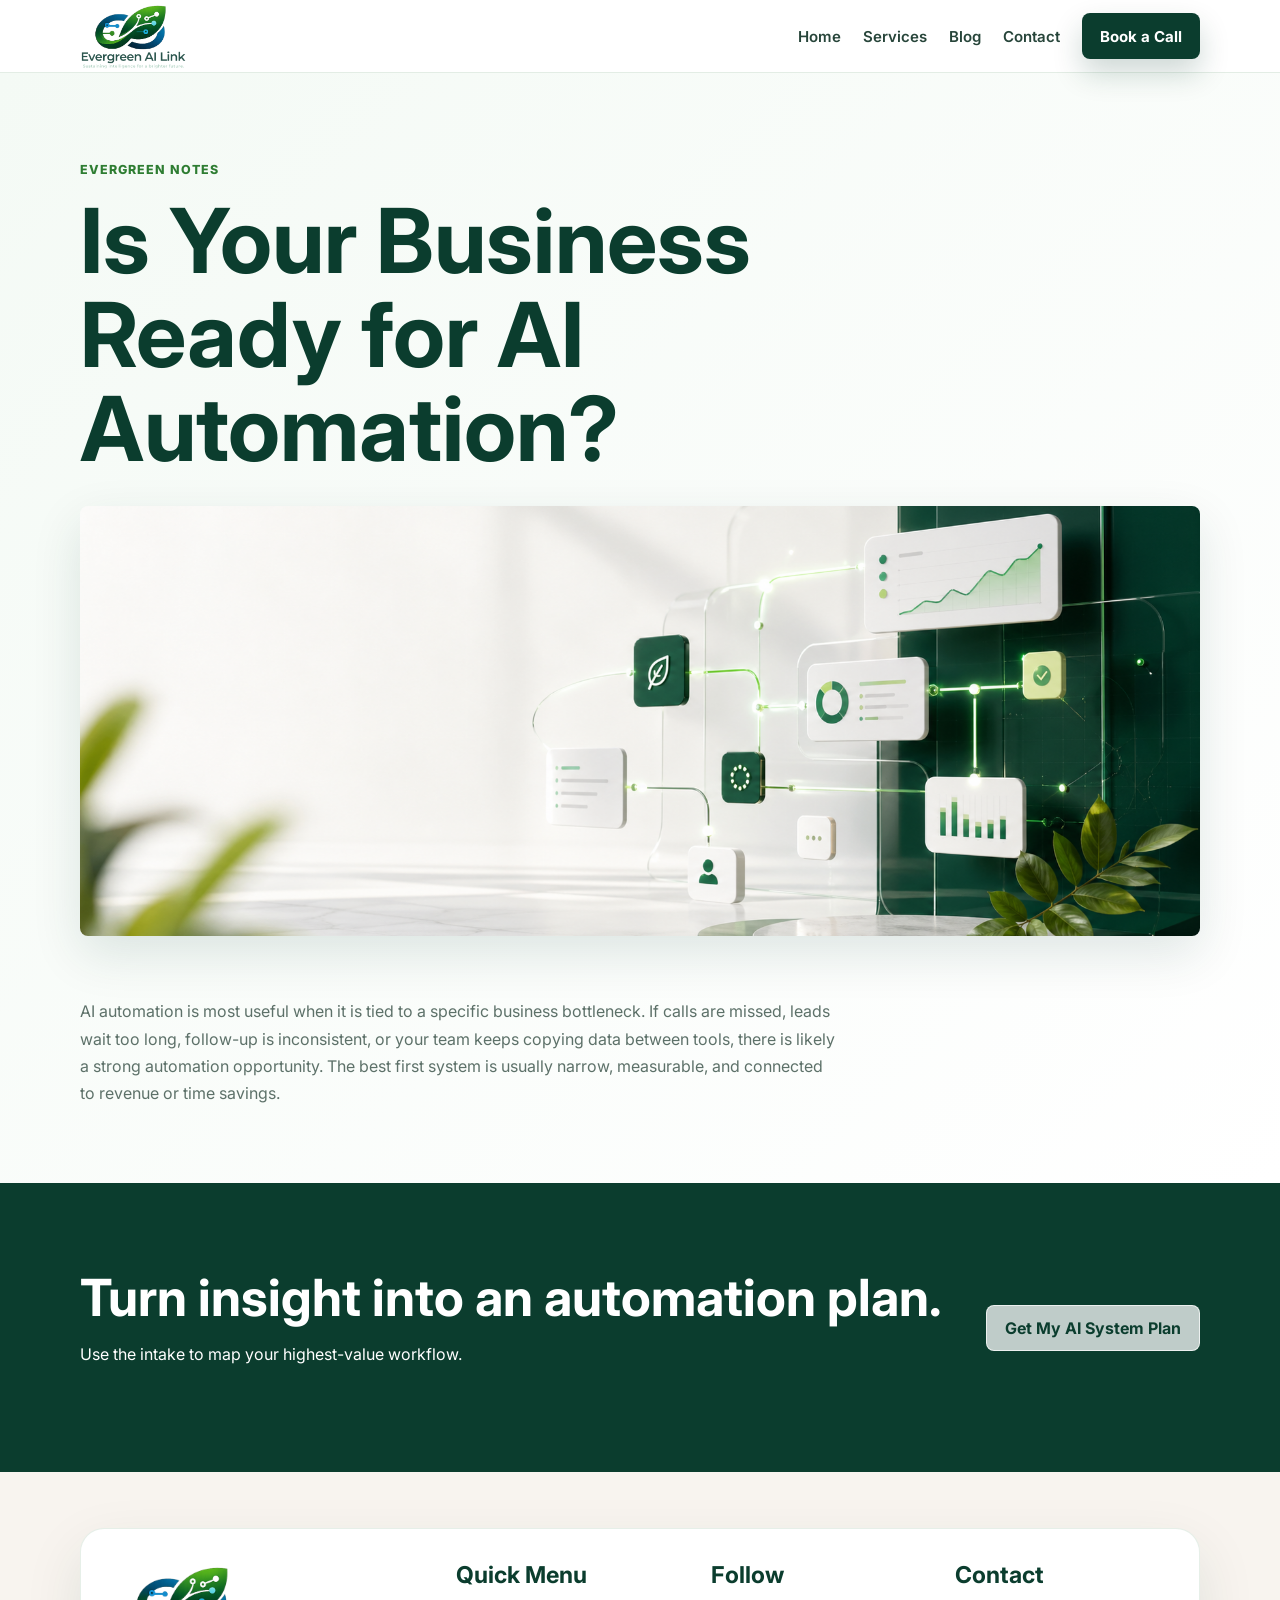
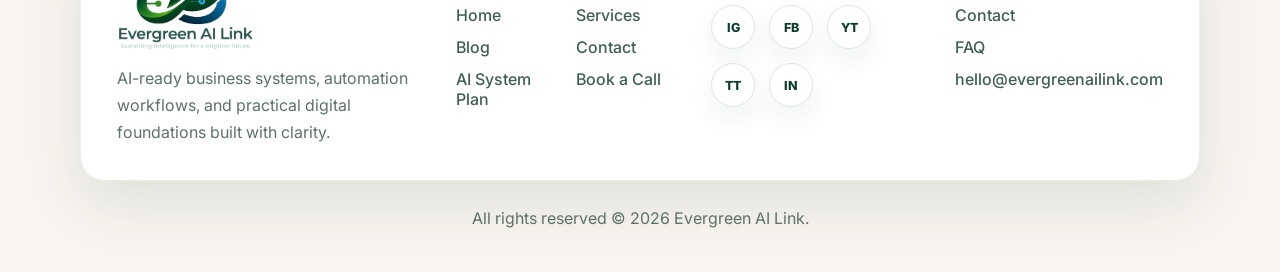
<file: post.html>
<!doctype html>
<html lang="en">
  <head>
    <meta charset="utf-8">
    <meta name="viewport" content="width=device-width, initial-scale=1">
    <title>Blog Post | Evergreen AI Link</title>
    <link rel="icon" href="assets/evergreen-ai-link-logo-clean.png">
    <link rel="stylesheet" href="assets/styles.css">
  </head>
  <body>
    <header class="site-header">
      <nav class="container nav">
        <a class="brand" href="index.html"><img class="brand-logo" src="assets/evergreen-ai-link-logo-clean.png" alt="Evergreen AI Link"></a>
        <div class="nav-links">
          <a href="index.html">Home</a><a href="services.html">Services</a><a href="blog.html">Blog</a><a href="contact.html">Contact</a>
          <a class="button primary" data-booking-link href="https://calendar.app.google/6oECkQT9oewUMVHs8">Book a Call</a>
        </div>
      </nav>
    </header>
    <main>
      <section class="page-hero"><article class="container" data-post-detail></article></section>
      <section class="cta-band"><div class="container cta-inner"><div><h2>Turn insight into an automation plan.</h2><p>Use the intake to map your highest-value workflow.</p></div><a class="button ghost" href="ai-system-plan.html">Get My AI System Plan</a></div></section>
    </main>
    <footer class="site-footer"><div class="container"><div class="footer-card"><div><img class="footer-logo" src="assets/evergreen-ai-link-logo-clean.png" alt="Evergreen AI Link"><p>AI-ready business systems, automation workflows, and practical digital foundations built with clarity.</p></div><div><h3>Quick Menu</h3><div class="footer-menu"><a href="index.html">Home</a><a href="services.html">Services</a><a href="blog.html">Blog</a><a href="contact.html">Contact</a><a href="ai-system-plan.html">AI System Plan</a><a data-booking-link href="https://calendar.app.google/6oECkQT9oewUMVHs8">Book a Call</a></div></div><div><h3>Follow</h3><div class="social-links"><a href="#" aria-label="Instagram">IG</a><a href="#" aria-label="Facebook">FB</a><a href="#" aria-label="YouTube">YT</a><a href="#" aria-label="TikTok">TT</a><a href="#" aria-label="LinkedIn">IN</a></div></div><div><h3>Contact</h3><div class="footer-contact"><a href="contact.html">Contact</a><a href="faq.html">FAQ</a><a href="mailto:hello@evergreenailink.com">hello@evergreenailink.com</a></div></div></div><p class="footer-bottom">All rights reserved &copy; 2026 Evergreen AI Link.</p></div></footer>
    <script src="site.config.js"></script><script src="assets/app.js"></script>
  </body>
</html>
</file>
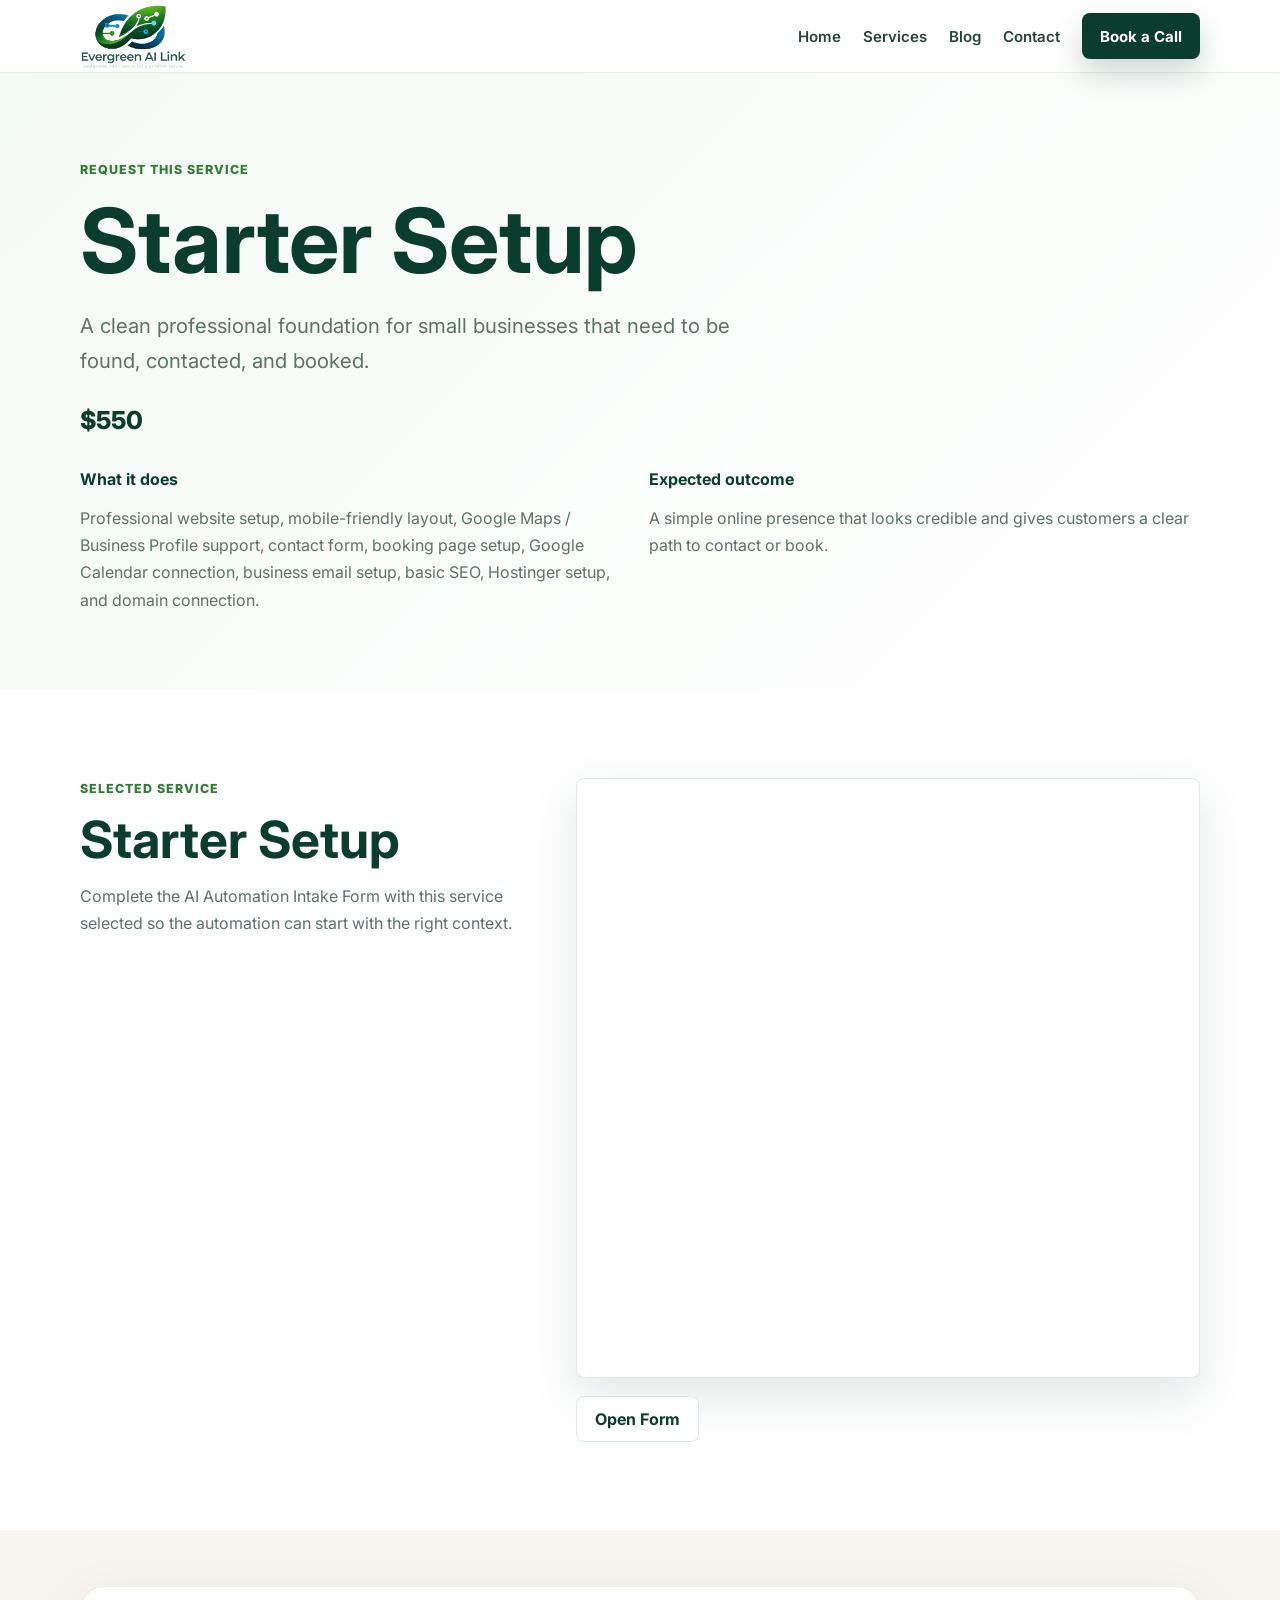
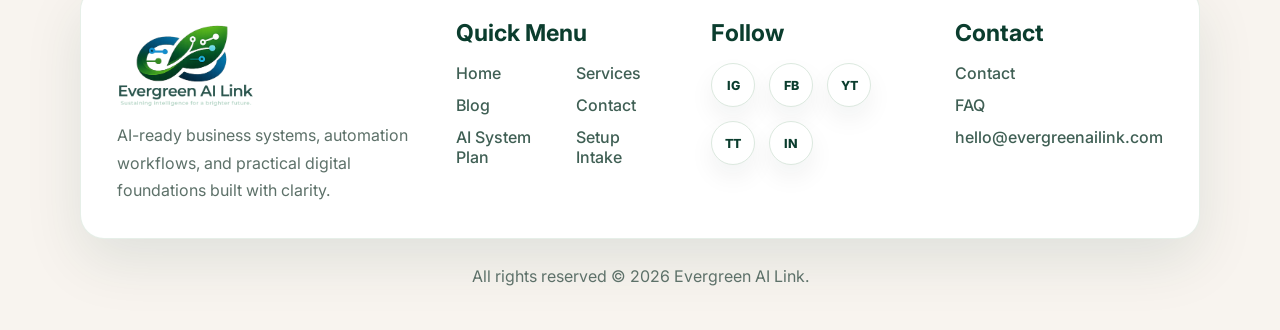
<file: service.html>
<!doctype html>
<html lang="en">
  <head>
    <meta charset="utf-8">
    <meta name="viewport" content="width=device-width, initial-scale=1">
    <title>Service | Evergreen AI Link</title>
    <link rel="icon" href="assets/evergreen-ai-link-logo-clean.png">
    <link rel="stylesheet" href="assets/styles.css">
  </head>
  <body>
    <header class="site-header">
      <nav class="container nav">
        <a class="brand" href="index.html"><img class="brand-logo" src="assets/evergreen-ai-link-logo-clean.png" alt="Evergreen AI Link"></a>
        <div class="nav-links">
          <a href="index.html">Home</a><a href="services.html">Services</a><a href="blog.html">Blog</a><a href="contact.html">Contact</a>
          <a class="button primary" data-booking-link href="https://calendar.app.google/6oECkQT9oewUMVHs8">Book a Call</a>
        </div>
      </nav>
    </header>
    <main>
      <section class="page-hero">
        <div class="container" data-service-detail></div>
      </section>
      <section>
        <div class="container form-shell">
          <div>
            <p class="eyebrow">Selected service</p>
            <h2 data-service-name>AI automation service</h2>
            <p>Complete the AI Automation Intake Form with this service selected so the automation can start with the right context.</p>
          </div>
          <div>
            <iframe class="embed-frame compact" data-n8n-embed src="https://n8n.srv1218594.hstgr.cloud/form/92cda703-6db6-4c82-a7ca-d7d5d265ca79" title="AI Automation Intake Form"></iframe>
            <div class="embed-actions"><a class="button secondary" href="https://n8n.srv1218594.hstgr.cloud/form/92cda703-6db6-4c82-a7ca-d7d5d265ca79" target="_blank" rel="noreferrer">Open Form</a></div>
          </div>
        </div>
      </section>
    </main>
    <footer class="site-footer"><div class="container"><div class="footer-card"><div><img class="footer-logo" src="assets/evergreen-ai-link-logo-clean.png" alt="Evergreen AI Link"><p>AI-ready business systems, automation workflows, and practical digital foundations built with clarity.</p></div><div><h3>Quick Menu</h3><div class="footer-menu"><a href="index.html">Home</a><a href="services.html">Services</a><a href="blog.html">Blog</a><a href="contact.html">Contact</a><a href="ai-system-plan.html">AI System Plan</a><a href="ai-ready-business-setup.html">Setup Intake</a></div></div><div><h3>Follow</h3><div class="social-links"><a href="#" aria-label="Instagram">IG</a><a href="#" aria-label="Facebook">FB</a><a href="#" aria-label="YouTube">YT</a><a href="#" aria-label="TikTok">TT</a><a href="#" aria-label="LinkedIn">IN</a></div></div><div><h3>Contact</h3><div class="footer-contact"><a href="contact.html">Contact</a><a href="faq.html">FAQ</a><a href="mailto:hello@evergreenailink.com">hello@evergreenailink.com</a></div></div></div><p class="footer-bottom">All rights reserved &copy; 2026 Evergreen AI Link.</p></div></footer>
    <script src="site.config.js"></script><script src="assets/app.js"></script>
  </body>
</html>
</file>
<file: assets/styles.css>
@import url("https://fonts.googleapis.com/css2?family=Inter:wght@400;500;600;700;800&display=swap");

:root {
  --forest: #0b3d2e;
  --green: #2e7d32;
  --sage: #a5d6a7;
  --mist: #f4faf5;
  --ink: #10221b;
  --muted: #5d7169;
  --line: #dce9df;
  --white: #ffffff;
  --shadow: 0 18px 50px rgba(11, 61, 46, 0.12);
  --radius: 8px;
}

* {
  box-sizing: border-box;
}

html {
  scroll-behavior: smooth;
}

body {
  margin: 0;
  font-family: "Inter", system-ui, -apple-system, BlinkMacSystemFont, "Segoe UI", sans-serif;
  color: var(--ink);
  background: var(--white);
  letter-spacing: 0;
}

img,
iframe {
  max-width: 100%;
}

a {
  color: inherit;
}

.container {
  width: min(1120px, calc(100% - 40px));
  margin: 0 auto;
}

.site-header {
  position: sticky;
  top: 0;
  z-index: 20;
  border-bottom: 1px solid rgba(220, 233, 223, 0.8);
  background: rgba(255, 255, 255, 0.92);
  backdrop-filter: blur(18px);
}

.nav {
  min-height: 72px;
  display: flex;
  align-items: center;
  justify-content: space-between;
  gap: 24px;
}

.brand {
  display: inline-flex;
  align-items: center;
  font-weight: 800;
  text-decoration: none;
  color: var(--forest);
}

.brand-logo {
  width: 107px;
  height: auto;
  object-fit: contain;
}

.nav-links {
  display: flex;
  align-items: center;
  gap: 22px;
  font-size: 0.94rem;
  font-weight: 600;
}

.nav-links a {
  text-decoration: none;
  color: #27453a;
}

.button,
button {
  min-height: 46px;
  display: inline-flex;
  align-items: center;
  justify-content: center;
  gap: 8px;
  border: 0;
  border-radius: var(--radius);
  padding: 0 18px;
  font: inherit;
  font-weight: 700;
  text-decoration: none;
  cursor: pointer;
}

.button.primary,
button {
  color: var(--white);
  background: var(--forest);
  box-shadow: 0 14px 30px rgba(11, 61, 46, 0.2);
}

.button.secondary {
  color: var(--forest);
  background: var(--white);
  border: 1px solid var(--line);
}

.button.ghost {
  color: var(--forest);
  background: rgba(255, 255, 255, 0.74);
  border: 1px solid rgba(255, 255, 255, 0.72);
}

.hero {
  min-height: calc(100svh - 72px);
  display: grid;
  align-items: center;
  position: relative;
  overflow: hidden;
  background:
    linear-gradient(90deg, rgba(255, 255, 255, 0.98) 0%, rgba(255, 255, 255, 0.88) 42%, rgba(255, 255, 255, 0.22) 74%),
    url("evergreen-ai-hero.png") center right / cover no-repeat;
}

.hero::after {
  content: "";
  position: absolute;
  inset: auto 0 0;
  height: 92px;
  background: linear-gradient(180deg, rgba(255, 255, 255, 0), var(--white));
}

.hero-content {
  position: relative;
  z-index: 1;
  max-width: 760px;
  padding: 38px 0 36px;
}

.eyebrow {
  margin: 0 0 14px;
  color: var(--green);
  font-size: 0.78rem;
  font-weight: 800;
  letter-spacing: 0.08em;
  text-transform: uppercase;
}

h1,
h2,
h3 {
  margin: 0;
  color: var(--forest);
  line-height: 1.05;
}

h1 {
  max-width: 680px;
  font-size: clamp(2.8rem, 7vw, 5.7rem);
  letter-spacing: 0;
}

.hero h1 {
  max-width: 760px;
  font-size: clamp(2.55rem, 5vw, 4.35rem);
  line-height: 1;
}

h2 {
  font-size: clamp(2rem, 4vw, 3.4rem);
  letter-spacing: 0;
}

h3 {
  font-size: 1.25rem;
}

p {
  color: var(--muted);
  line-height: 1.7;
}

.lead {
  max-width: 650px;
  font-size: clamp(1.05rem, 2vw, 1.28rem);
}

.hero .lead {
  max-width: 660px;
  margin: 18px 0 0;
  font-size: clamp(1rem, 1.5vw, 1.16rem);
  line-height: 1.58;
}

.hero-actions,
.section-actions {
  display: flex;
  flex-wrap: wrap;
  gap: 12px;
  margin-top: 30px;
}

.hero-actions {
  margin-top: 22px;
}

.trust-row {
  display: flex;
  flex-wrap: wrap;
  gap: 10px;
  margin-top: 34px;
}

.hero .trust-row {
  margin-top: 24px;
}

.pill {
  border: 1px solid var(--line);
  border-radius: 999px;
  padding: 9px 12px;
  color: #2f5b4a;
  background: rgba(255, 255, 255, 0.8);
  font-size: 0.86rem;
  font-weight: 700;
}

section {
  padding: 88px 0;
}

.section-heading {
  max-width: 720px;
  margin-bottom: 34px;
}

.split {
  display: grid;
  grid-template-columns: 0.9fr 1.1fr;
  gap: 46px;
  align-items: start;
}

.problem-list,
.step-list {
  display: grid;
  gap: 14px;
}

.problem-item,
.step {
  border: 1px solid var(--line);
  border-radius: var(--radius);
  padding: 22px;
  background: var(--white);
  box-shadow: 0 12px 30px rgba(16, 34, 27, 0.06);
}

.problem-item strong,
.step strong,
.detail-grid strong {
  color: var(--forest);
}

.band {
  background: var(--mist);
}

.grid {
  display: grid;
  grid-template-columns: repeat(3, minmax(0, 1fr));
  gap: 18px;
}

.grid.two {
  grid-template-columns: repeat(2, minmax(0, 1fr));
}

.card {
  border: 1px solid var(--line);
  border-radius: var(--radius);
  padding: 24px;
  background: var(--white);
  box-shadow: var(--shadow);
}

.service-card {
  min-height: 272px;
  display: flex;
  flex-direction: column;
}

.price {
  margin: 16px 0 0;
  color: var(--forest);
  font-size: 1.55rem;
  font-weight: 800;
}

.feature-list {
  display: grid;
  gap: 10px;
  margin: 20px 0 0;
  padding: 0;
  list-style: none;
}

.feature-list li {
  position: relative;
  padding-left: 24px;
  color: var(--muted);
  line-height: 1.55;
}

.feature-list li::before {
  content: "";
  position: absolute;
  top: 0.72em;
  left: 0;
  width: 9px;
  height: 9px;
  border-radius: 999px;
  background: var(--green);
}

.visual-feature {
  display: grid;
  grid-template-columns: 0.9fr 1.1fr;
  gap: 34px;
  align-items: center;
}

.visual-feature img,
.resource-image {
  width: 100%;
  display: block;
  border: 1px solid var(--line);
  border-radius: var(--radius);
  box-shadow: var(--shadow);
}

.resource-image {
  margin-top: 28px;
}

.package-card {
  display: flex;
  flex-direction: column;
}

.package-card .button {
  margin-top: auto;
}

.service-card .price {
  font-size: 1.25rem;
}

.text-link {
  margin-top: auto;
  color: var(--green);
  font-weight: 800;
  text-decoration: none;
}

.ready-panel {
  display: grid;
  grid-template-columns: 1fr 0.85fr;
  gap: 30px;
  align-items: center;
  border: 1px solid rgba(165, 214, 167, 0.65);
  border-radius: var(--radius);
  padding: 34px;
  background: linear-gradient(135deg, #ffffff, #eef9f0);
  box-shadow: var(--shadow);
}

.checklist {
  display: grid;
  gap: 12px;
}

.checklist label {
  display: flex;
  align-items: center;
  gap: 12px;
  min-height: 54px;
  border: 1px solid var(--line);
  border-radius: var(--radius);
  padding: 0 14px;
  background: var(--white);
  font-weight: 700;
  color: #28483b;
}

.checklist input {
  width: 20px;
  height: 20px;
  accent-color: var(--green);
}

.ready-result {
  border-radius: var(--radius);
  padding: 26px;
  background: var(--forest);
  color: var(--white);
}

.ready-result p,
.ready-result h3 {
  color: var(--white);
}

.ready-result .button {
  width: 100%;
  margin-top: 10px;
}

.cta-band {
  background: var(--forest);
  color: var(--white);
}

.cta-band h2,
.cta-band p {
  color: var(--white);
}

.cta-inner {
  display: flex;
  align-items: center;
  justify-content: space-between;
  gap: 28px;
}

.post-card {
  padding: 0;
  overflow: hidden;
}

.post-card img {
  width: 100%;
  height: 180px;
  object-fit: cover;
  display: block;
}

.post-card div {
  padding: 22px;
}

.page-hero {
  padding: 86px 0 60px;
  background: linear-gradient(135deg, var(--mist), #ffffff);
}

.page-hero.intake-hero {
  min-height: calc(100svh - 72px);
  display: grid;
  align-items: center;
  padding: 24px 0;
}

.intake-hero h1 {
  font-size: clamp(2.15rem, 4vw, 3.35rem);
}

.intake-hero .lead {
  margin: 16px 0 0;
  font-size: 1rem;
  line-height: 1.55;
}

.intake-hero .section-actions {
  margin-top: 20px;
}

.intake-hero .form-shell {
  align-items: center;
}

.form-shell {
  display: grid;
  grid-template-columns: 0.85fr 1.15fr;
  gap: 34px;
  align-items: start;
}

form {
  display: grid;
  gap: 14px;
}

label span {
  display: block;
  margin-bottom: 7px;
  color: var(--forest);
  font-weight: 800;
  font-size: 0.9rem;
}

input,
textarea,
select {
  width: 100%;
  min-height: 48px;
  border: 1px solid var(--line);
  border-radius: var(--radius);
  padding: 12px 13px;
  color: var(--ink);
  background: var(--white);
  font: inherit;
}

textarea {
  min-height: 130px;
  resize: vertical;
}

.form-status {
  min-height: 24px;
  margin: 0;
  font-weight: 700;
  color: var(--green);
}

.search-panel {
  display: grid;
  gap: 12px;
  max-width: 760px;
  margin: 0 0 28px;
}

.search-panel input {
  min-height: 58px;
  padding: 14px 16px;
  font-size: 1rem;
  box-shadow: 0 14px 34px rgba(11, 61, 46, 0.08);
}

.faq-list {
  display: grid;
  gap: 14px;
}

.faq-item {
  border: 1px solid var(--line);
  border-radius: var(--radius);
  background: var(--white);
  box-shadow: 0 12px 30px rgba(16, 34, 27, 0.06);
  overflow: hidden;
}

.faq-question {
  width: 100%;
  min-height: 68px;
  justify-content: space-between;
  border-radius: 0;
  padding: 18px 20px;
  color: var(--forest);
  background: var(--white);
  box-shadow: none;
  text-align: left;
}

.faq-question span:first-child {
  max-width: 90%;
}

.faq-answer {
  display: none;
  padding: 0 20px 20px;
}

.faq-item.is-open .faq-answer {
  display: block;
}

.portal-grid {
  display: grid;
  gap: 18px;
  margin-bottom: 22px;
}

.portal-grid.two {
  grid-template-columns: repeat(2, minmax(0, 1fr));
}

.stats-grid {
  grid-template-columns: repeat(4, minmax(0, 1fr));
}

.metric-card,
.portal-panel {
  border: 1px solid var(--line);
  border-radius: var(--radius);
  padding: 24px;
  background: var(--white);
  box-shadow: var(--shadow);
}

.metric-card span {
  display: block;
  color: var(--muted);
  font-weight: 700;
}

.metric-card strong {
  display: block;
  margin-top: 10px;
  color: var(--forest);
  font-size: clamp(1.55rem, 3vw, 2.4rem);
  line-height: 1.05;
}

.portal-panel h2 {
  margin-bottom: 14px;
  font-size: clamp(1.5rem, 3vw, 2.15rem);
}

.step-stack {
  display: grid;
  gap: 12px;
  margin: 0;
  padding-left: 22px;
  color: var(--muted);
  line-height: 1.6;
}

.bar-chart {
  height: 240px;
  display: grid;
  grid-template-columns: repeat(7, 1fr);
  gap: 12px;
  align-items: end;
  padding-top: 20px;
}

.bar-chart span {
  min-height: 36px;
  height: var(--bar);
  display: flex;
  align-items: end;
  justify-content: center;
  border-radius: 8px 8px 0 0;
  background: linear-gradient(180deg, var(--green), var(--forest));
}

.bar-chart em {
  transform: translateY(28px);
  color: var(--muted);
  font-style: normal;
  font-weight: 700;
}

.data-table {
  display: grid;
  gap: 10px;
}

.data-table div {
  display: grid;
  grid-template-columns: 1fr 1fr 1fr 0.6fr;
  gap: 10px;
  border: 1px solid var(--line);
  border-radius: var(--radius);
  padding: 12px;
  color: var(--muted);
}

.detail-grid {
  display: grid;
  grid-template-columns: repeat(2, minmax(0, 1fr));
  gap: 18px;
  margin-top: 28px;
}

.post-hero {
  width: 100%;
  max-height: 430px;
  object-fit: cover;
  border-radius: var(--radius);
  margin: 30px 0;
  box-shadow: var(--shadow);
}

.video {
  width: 100%;
  aspect-ratio: 16 / 9;
  border: 0;
  border-radius: var(--radius);
  box-shadow: var(--shadow);
}

.article-copy {
  max-width: 760px;
  margin-top: 28px;
}

.embed-frame {
  width: 100%;
  min-height: 820px;
  border: 1px solid var(--line);
  border-radius: var(--radius);
  background: var(--white);
  box-shadow: var(--shadow);
}

.embed-frame.compact {
  height: min(600px, calc(100svh - 230px));
  min-height: 460px;
}

.embed-actions {
  margin-top: 14px;
}

.site-footer {
  padding: 56px 0 24px;
  background: #f8f4ef;
}

.footer-card {
  display: grid;
  grid-template-columns: 1.25fr 0.9fr 0.85fr 0.85fr;
  gap: 42px;
  border: 1px solid rgba(220, 233, 223, 0.7);
  border-radius: 24px;
  padding: 34px 36px;
  background: var(--white);
  box-shadow: 0 22px 58px rgba(11, 61, 46, 0.1);
}

.footer-logo {
  width: 138px;
  height: auto;
  display: block;
  margin-bottom: 14px;
}

.footer-card h3 {
  margin-bottom: 18px;
  font-size: 1.45rem;
}

.footer-card p {
  margin: 0;
}

.footer-menu {
  display: grid;
  grid-template-columns: repeat(2, minmax(0, 1fr));
  gap: 12px 28px;
}

.footer-menu a,
.footer-contact a {
  color: #3f5f54;
  text-decoration: none;
  font-weight: 500;
}

.footer-contact {
  display: grid;
  gap: 12px;
  align-content: start;
}

.social-links {
  display: flex;
  flex-wrap: wrap;
  gap: 14px;
}

.social-links a {
  width: 44px;
  height: 44px;
  display: grid;
  place-items: center;
  border: 1px solid var(--line);
  border-radius: 999px;
  color: var(--forest);
  background: var(--white);
  box-shadow: 0 12px 26px rgba(16, 34, 27, 0.06);
  font-size: 0.78rem;
  font-weight: 800;
  text-decoration: none;
}

.footer-bottom {
  margin-top: 24px;
  text-align: center;
  color: var(--muted);
}

@media (max-width: 860px) {
  .nav {
    align-items: flex-start;
    flex-direction: column;
    padding: 16px 0;
  }

  .nav-links {
    width: 100%;
    overflow-x: auto;
    padding-bottom: 4px;
  }

  .hero {
    min-height: calc(100svh - 108px);
    background:
      linear-gradient(180deg, rgba(255, 255, 255, 0.98) 0%, rgba(255, 255, 255, 0.86) 55%, rgba(255, 255, 255, 0.44) 100%),
      url("evergreen-ai-hero.png") center bottom / cover no-repeat;
  }

  .hero-content {
    padding: 40px 0 58px;
  }

  .hero h1 {
    font-size: clamp(2.35rem, 10vw, 3.75rem);
  }

  .split,
  .ready-panel,
  .cta-inner,
  .form-shell,
  .detail-grid {
    grid-template-columns: 1fr;
  }

  .grid {
    grid-template-columns: 1fr;
  }

  .grid.two,
  .visual-feature,
  .portal-grid.two,
  .stats-grid {
    grid-template-columns: 1fr;
  }

  .cta-inner {
    align-items: flex-start;
    flex-direction: column;
  }

  .footer-card {
    grid-template-columns: 1fr 1fr;
  }
}

@media (max-width: 560px) {
  .container {
    width: min(100% - 28px, 1120px);
  }

  section {
    padding: 66px 0;
  }

  .brand-logo {
    width: 94px;
  }

  .footer-card {
    grid-template-columns: 1fr;
    padding: 26px 22px;
  }

  .footer-menu {
    grid-template-columns: 1fr;
  }

  .hero-actions,
  .section-actions {
    flex-direction: column;
  }

  .hero-actions {
    flex-direction: row;
  }

  .button,
  button {
    width: 100%;
  }

  .ready-panel {
    padding: 22px;
  }
}
</file>
